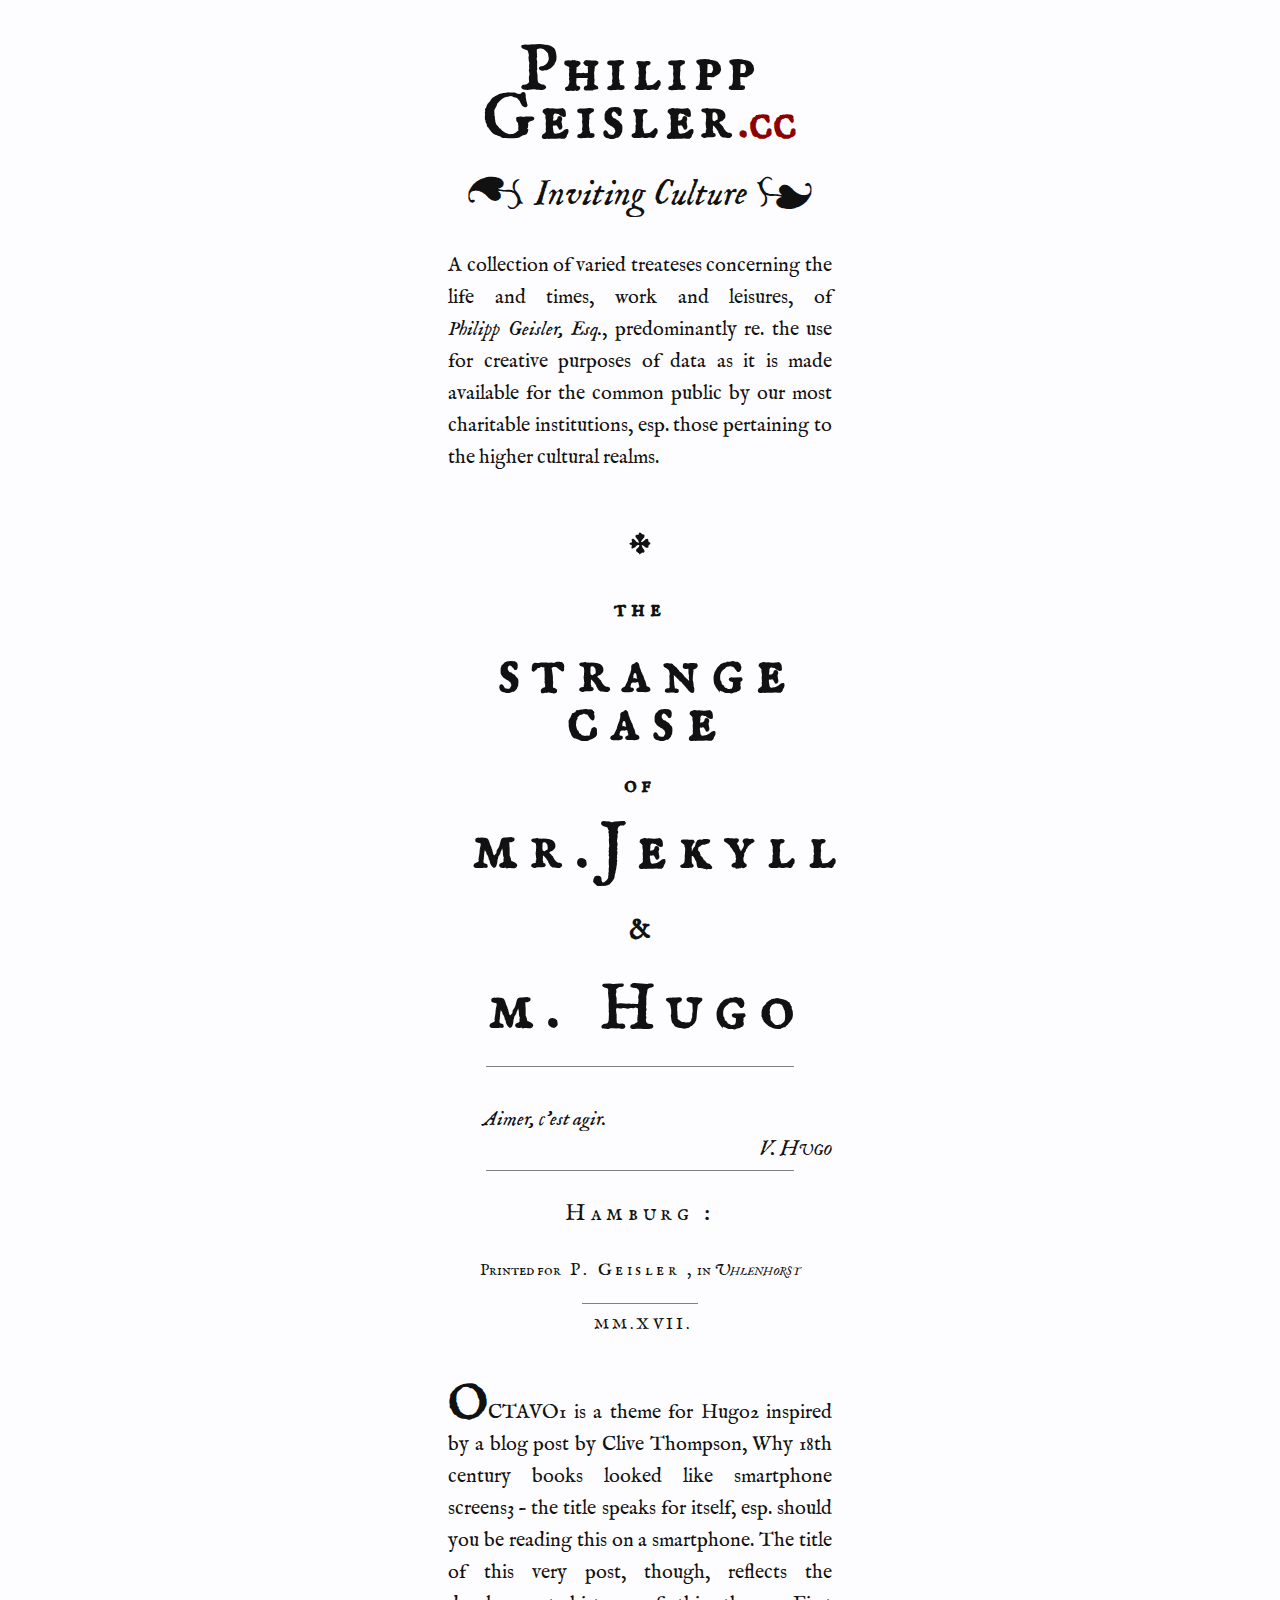
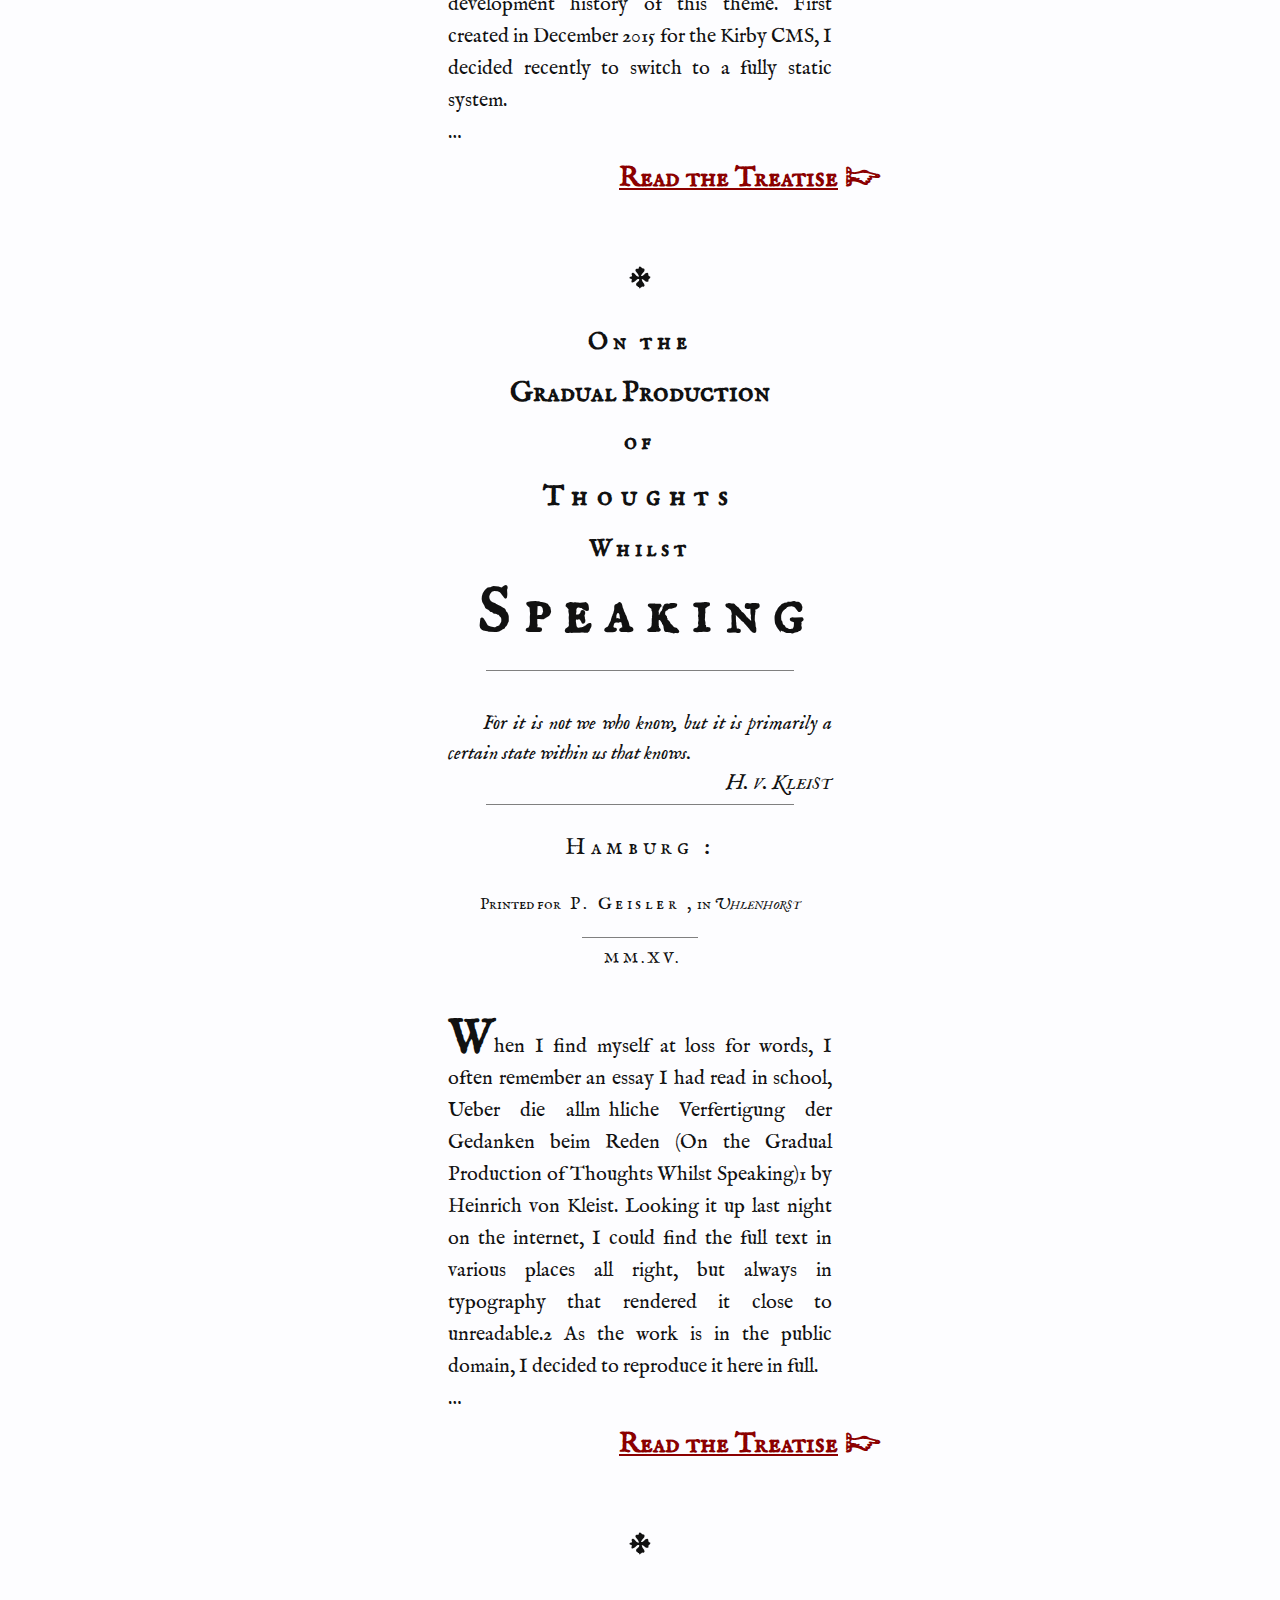
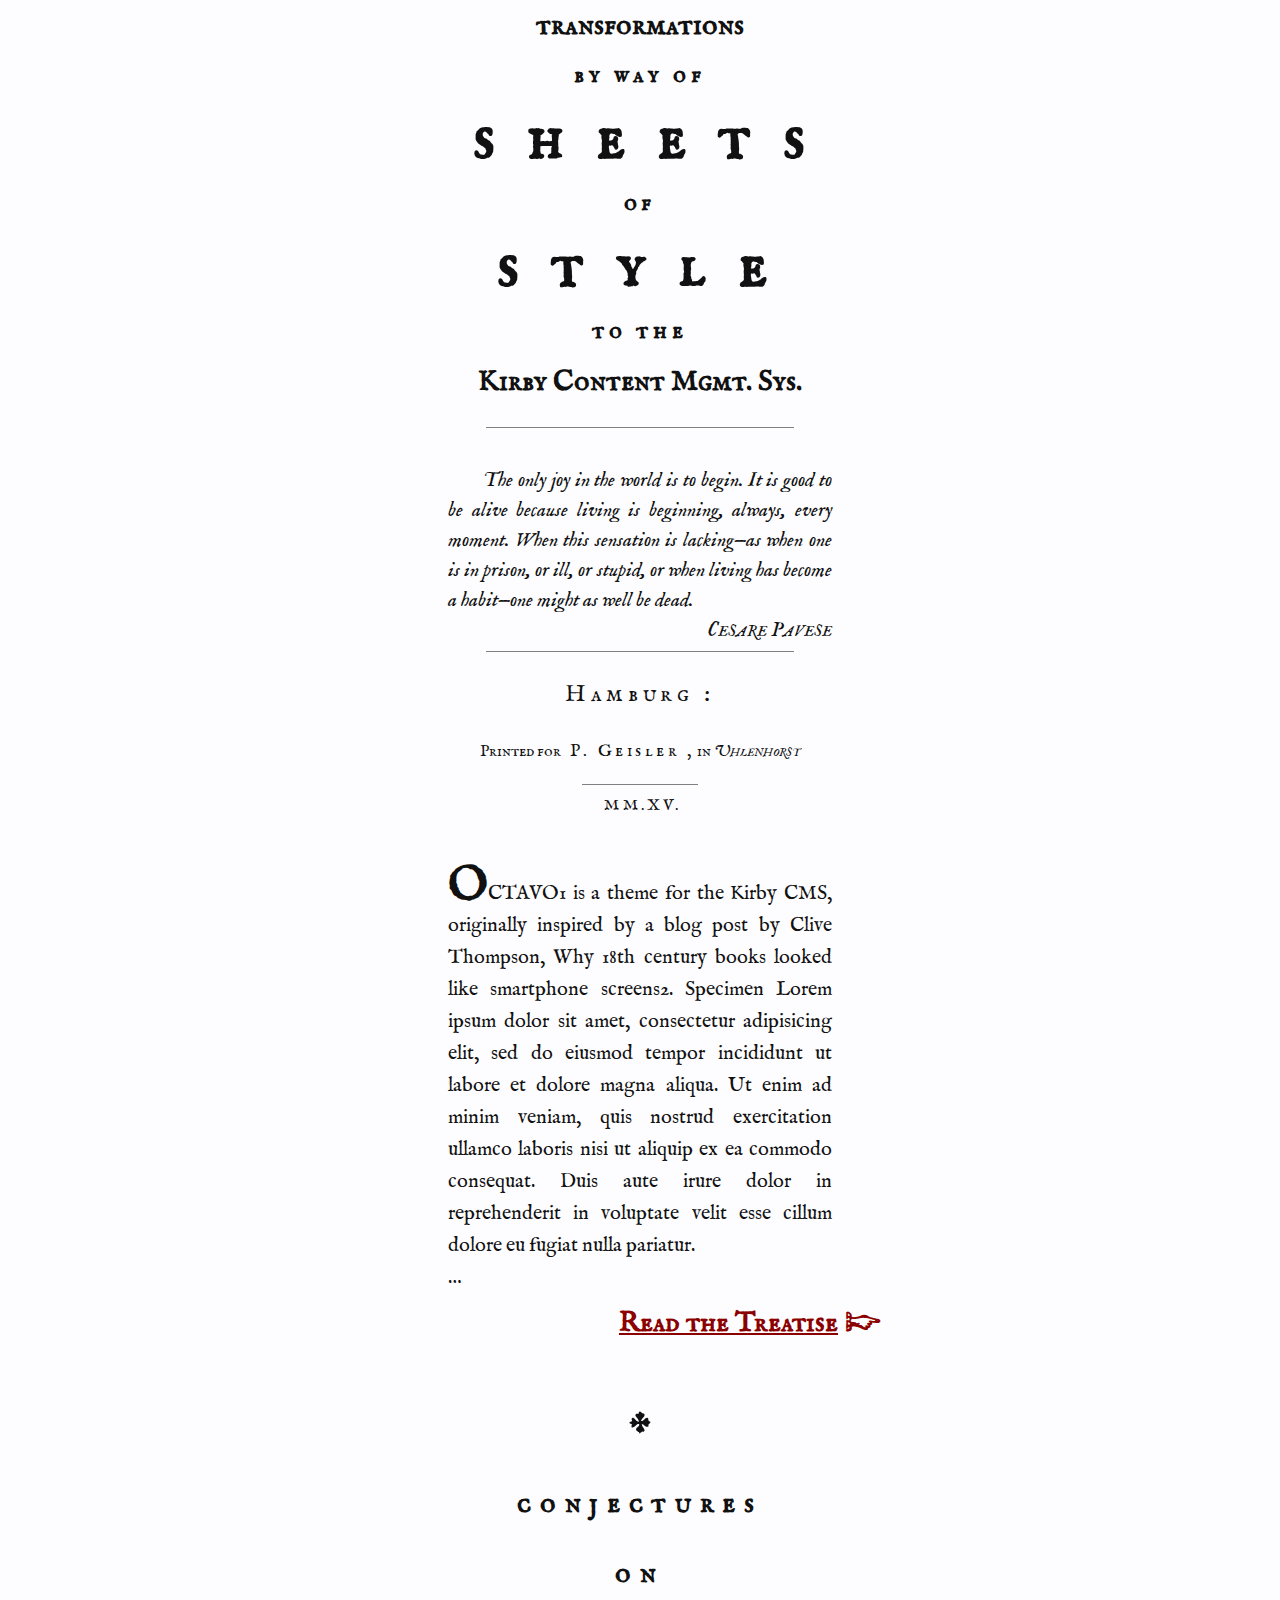
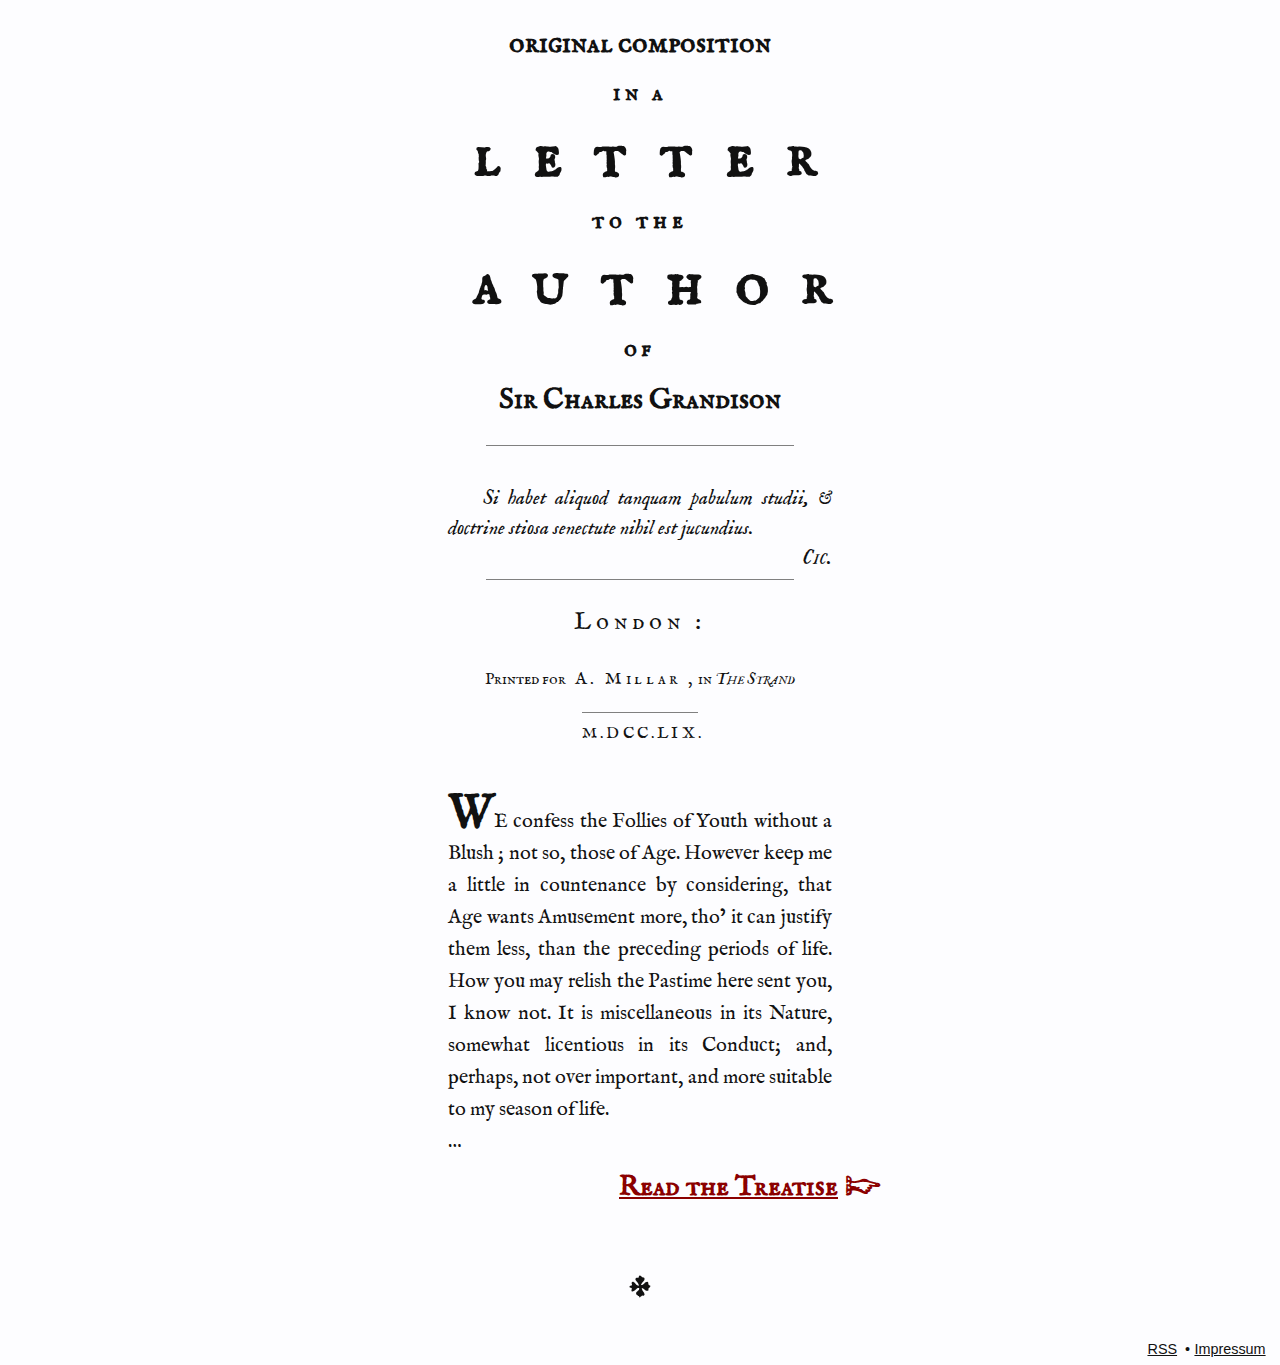
<file: index.html>
<!DOCTYPE html>
<html lang="en" />
<head>
	<meta name="generator" content="Hugo 0.18.1" />
  <title>
    
      PhilippGeisler.cc
    
  </title>

  <meta charset="utf-8" />
  <meta name="description" content="site.description <!-- FIXME -->" />
  <meta name="robots" content="index, follow" />
  <meta name="viewport" content="user-scalable=no, initial-scale=1.0, maximum-scale=1.0, width=device-width">

  
  
  

  <link rel="stylesheet" media="screen" href="/css/octavo.css" type="text/css"/>

  

  <link rel="alternate" type="application/rss+xml" href="http://philippgeisler.cc//feed.xml" title="Blog Feed"/>
</head>


<body>

  <main>
    <header class="site__header">
      <h1 class="site__title site__title--cc">Philipp<br>
        Geisler</h1>
      <p class="site__subtitle">Inviting Culture</p>
    </header>
    <article class="banner">
      
      <p>A collection of varied treateses concerning the life and times, work and leisures, of <em>Philipp&nbsp;Geisler,&nbsp;Esq.</em>, predominantly re. the use for creative purposes of data as it is made available for the common public by our most charitable institutions, esp. those pertaining to the higher cultural realms.</p>
      <div class="divider divider--flowery">c</div>
    </article>

    
    <article class="bloglist">
      <header>
  <h2 class="post-title octavo-title">
    <a href="http://philippgeisler.cc/post/octavo-for-hugo/">
      
      
      
      
      <div class="s">the</div>
      
      
      
      
      <div class="l n">strange
case</div>
      
      
      
      
      <div class="s">of</div>
      
      
      
      
      <div class="l n">mr.Jekyll</div>
      
      
      
      
      <div class="">&amp;</div>
      
      
      
      
      <div class="l n">m. Hugo</div>
      
    </a>
  </h2>
  <hr>

  <section class="subtitle">
    <blockquote>
      <p>
        Aimer, c&#39;est agir.
      </p>
      <cite>V. Hugo</cite>
    </blockquote>
  </section>
  <hr>

  
  <aside class="post-meta">
    <div class="post-meta post-meta__place">
      Hamburg
    </div>
    <div class="post-meta post-meta__printed">Printed for &nbsp;
      <div class="post-meta post-meta__author">
        P. Geisler
      </div>,&nbsp; in <em>Uhlenhorst</em></div>
    <hr>
    <div class="post-meta post-meta__year-published tooltip">
      &nbsp;MM.XVII.
      <div class="tooltip tooltiptext tooltip--top">
        March&nbsp;
        31st,&nbsp;
        2017&nbsp;
        (a&nbsp;Friday)
      </div>
    </div>
  </aside>
  
</header>

      <section class="post-excerpt">
        <p>
          OCTAVO1 is a theme for Hugo2 inspired by a blog post by Clive Thompson, Why 18th century books looked like smartphone screens3 – the title speaks for itself, esp. should you be reading this on a smartphone.
The title of this very post, though, reflects the development history of this theme. First created in December 2015 for the Kirby CMS, I decided recently to switch to a fully static system.<br />…
        </p>
        <p>
          <a href="http://philippgeisler.cc//post/octavo-for-hugo/">Read the Treatise</a>
        </p>
      </section>
    </article>
    <div class="divider divider--flowery">c</div>
    
    <article class="bloglist">
      <header>
  <h2 class="post-title octavo-title">
    <a href="http://philippgeisler.cc/post/gradual-production-of-thoughts/">
      
      
      
      
      <div class="s">On the</div>
      
      
      
      
      <div class="">Gradual Production</div>
      
      
      
      
      <div class="s">of</div>
      
      
      
      
      <div class="s w">Thoughts</div>
      
      
      
      
      <div class="s">Whilst</div>
      
      
      
      
      <div class="l n">Speaking</div>
      
    </a>
  </h2>
  <hr>

  <section class="subtitle">
    <blockquote>
      <p>
        For it is not we who know, but it is primarily a certain state within us that knows.
      </p>
      <cite>H. v. Kleist</cite>
    </blockquote>
  </section>
  <hr>

  
  <aside class="post-meta">
    <div class="post-meta post-meta__place">
      Hamburg
    </div>
    <div class="post-meta post-meta__printed">Printed for &nbsp;
      <div class="post-meta post-meta__author">
        P. Geisler
      </div>,&nbsp; in <em>Uhlenhorst</em></div>
    <hr>
    <div class="post-meta post-meta__year-published tooltip">
      &nbsp;MM.XV.
      <div class="tooltip tooltiptext tooltip--top">
        December&nbsp;
        16th,&nbsp;
        2015&nbsp;
        (a&nbsp;Wednesday)
      </div>
    </div>
  </aside>
  
</header>

      <section class="post-excerpt">
        <p>
          When I find myself at loss for words, I often remember an essay I had read in school, Ueber die allmähliche Verfertigung der Gedanken beim Reden (On the Gradual Production of Thoughts Whilst Speaking)1 by Heinrich von Kleist.
Looking it up last night on the internet, I could find the full text in various places all right, but always in typography that rendered it close to unreadable.2
As the work is in the public domain, I decided to reproduce it here in full.<br />…
        </p>
        <p>
          <a href="http://philippgeisler.cc//post/gradual-production-of-thoughts/">Read the Treatise</a>
        </p>
      </section>
    </article>
    <div class="divider divider--flowery">c</div>
    
    <article class="bloglist">
      <header>
  <h2 class="post-title octavo-title">
    <a href="http://philippgeisler.cc/post/octavo-theme/">
      
      
      
      
      <div class="">transformations</div>
      
      
      
      
      <div class="small">by way of</div>
      
      
      
      
      <div class="large">sheets</div>
      
      
      
      
      <div class="small">of</div>
      
      
      
      
      <div class="large">style</div>
      
      
      
      
      <div class="small">to the</div>
      
      
      
      
      <div class="">Kirby Content Mgmt. Sys.</div>
      
    </a>
  </h2>
  <hr>

  <section class="subtitle">
    <blockquote>
      <p>
        The only joy in the world is to begin. It is good to be alive because living is beginning, always, every moment. When this sensation is lacking—as when one is in prison, or ill, or stupid, or when living has become a habit—one might as well be dead.
      </p>
      <cite>Cesare Pavese</cite>
    </blockquote>
  </section>
  <hr>

  
  <aside class="post-meta">
    <div class="post-meta post-meta__place">
      Hamburg
    </div>
    <div class="post-meta post-meta__printed">Printed for &nbsp;
      <div class="post-meta post-meta__author">
        P. Geisler
      </div>,&nbsp; in <em>Uhlenhorst</em></div>
    <hr>
    <div class="post-meta post-meta__year-published tooltip">
      &nbsp;MM.XV.
      <div class="tooltip tooltiptext tooltip--top">
        December&nbsp;
        13th,&nbsp;
        2015&nbsp;
        (a&nbsp;Sunday)
      </div>
    </div>
  </aside>
  
</header>

      <section class="post-excerpt">
        <p>
          OCTAVO1 is a theme for the Kirby CMS, originally inspired by a blog post by Clive Thompson, Why 18th century books looked like smartphone screens2.
Specimen Lorem ipsum dolor sit amet, consectetur adipisicing elit, sed do eiusmod tempor incididunt ut labore et dolore magna aliqua. Ut enim ad minim veniam, quis nostrud exercitation ullamco laboris nisi ut aliquip ex ea commodo consequat. Duis aute irure dolor in reprehenderit in voluptate velit esse cillum dolore eu fugiat nulla pariatur.<br />…
        </p>
        <p>
          <a href="http://philippgeisler.cc//post/octavo-theme/">Read the Treatise</a>
        </p>
      </section>
    </article>
    <div class="divider divider--flowery">c</div>
    
    <article class="bloglist">
      <header>
  <h2 class="post-title octavo-title">
    <a href="http://philippgeisler.cc/post/1759-12-12-octavo/">
      
      
      
      
      <div class="small wide">conjectures</div>
      
      
      
      
      <div class="small wide">on</div>
      
      
      
      
      <div class="">original composition</div>
      
      
      
      
      <div class="small">in a</div>
      
      
      
      
      <div class="large">letter</div>
      
      
      
      
      <div class="small">to the</div>
      
      
      
      
      <div class="large">author</div>
      
      
      
      
      <div class="small">of</div>
      
      
      
      
      <div class="">Sir Charles Grandison</div>
      
    </a>
  </h2>
  <hr>

  <section class="subtitle">
    <blockquote>
      <p>
        Si habet aliquod tanquam pabulum studii, &amp; doctrine stiosa senectute nihil est jucundius.
      </p>
      <cite>Cic.</cite>
    </blockquote>
  </section>
  <hr>

  
  <aside class="post-meta">
    <div class="post-meta post-meta__place">
      London
    </div>
    <div class="post-meta post-meta__printed">Printed for &nbsp;
      <div class="post-meta post-meta__author">
        A. Millar
      </div>,&nbsp; in <em>The Strand</em></div>
    <hr>
    <div class="post-meta post-meta__year-published tooltip">
      &nbsp;M.DCC.LIX.
      <div class="tooltip tooltiptext tooltip--top">
        December&nbsp;
        12th,&nbsp;
        1795&nbsp;
        (a&nbsp;Saturday)
      </div>
    </div>
  </aside>
  
</header>

      <section class="post-excerpt">
        <p>
          WE confess the Follies of Youth without a Blush ; not so, those of Age. However keep me a little in countenance by considering, that Age wants Amusement more, tho’ it can justify them less, than the preceding periods of life. How you may relish the Pastime here sent you, I know not. It is miscellaneous in its Nature, somewhat licentious in its Conduct; and, perhaps, not over important, and more suitable to my season of life.<br />…
        </p>
        <p>
          <a href="http://philippgeisler.cc//post/1759-12-12-octavo/">Read the Treatise</a>
        </p>
      </section>
    </article>
    <div class="divider divider--flowery">c</div>
    
  </main>

  <nav class="nav__pagination">
    <div class="nav__previous">
      
    </div>
    <div class="nav__next">
      
    </div>
  </nav>
<footer>
  <div class="footer__item">
    <a href="http://philippgeisler.cc//index.xml">RSS</a>&nbsp;&nbsp;•
  </div>
  <div class="footer__item">
    <a href="http://philippgeisler.cc//impressum.html">Impressum</a>
  </div>
  
</footer>

</body>
</file>
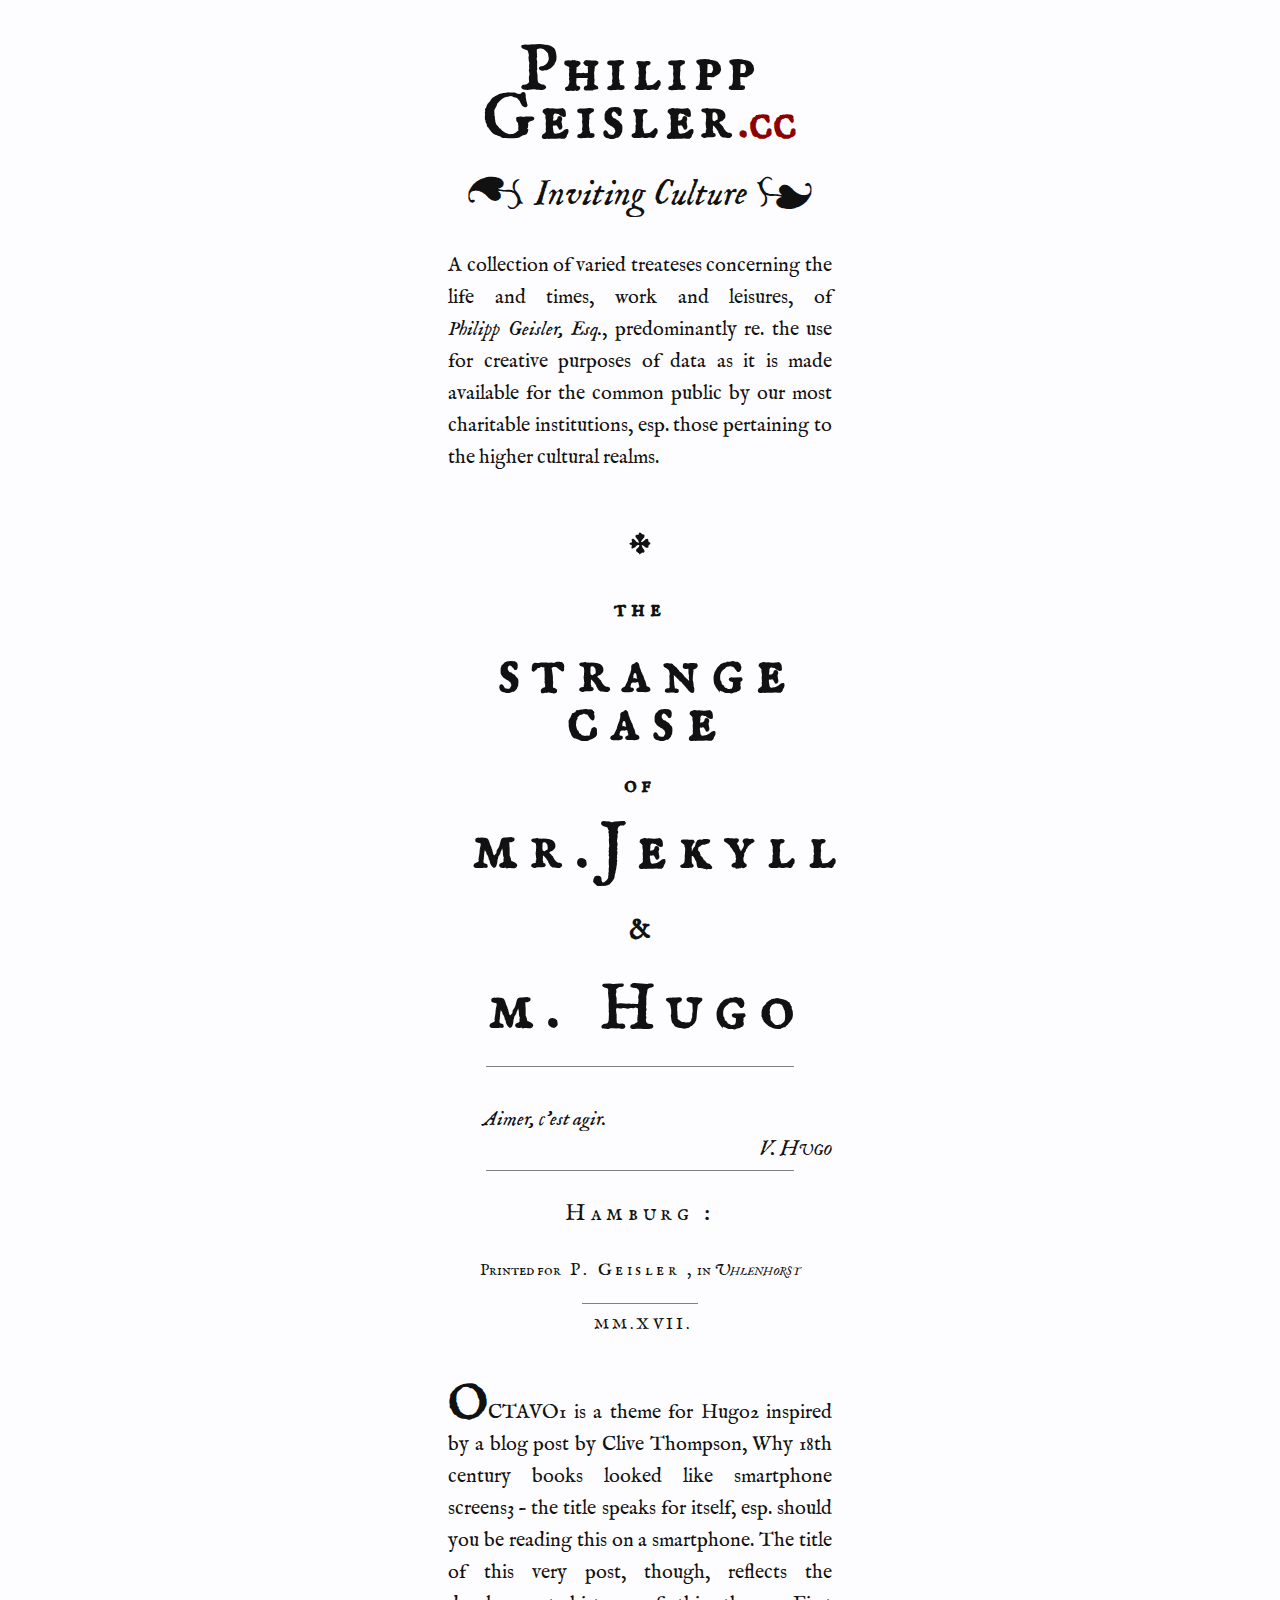
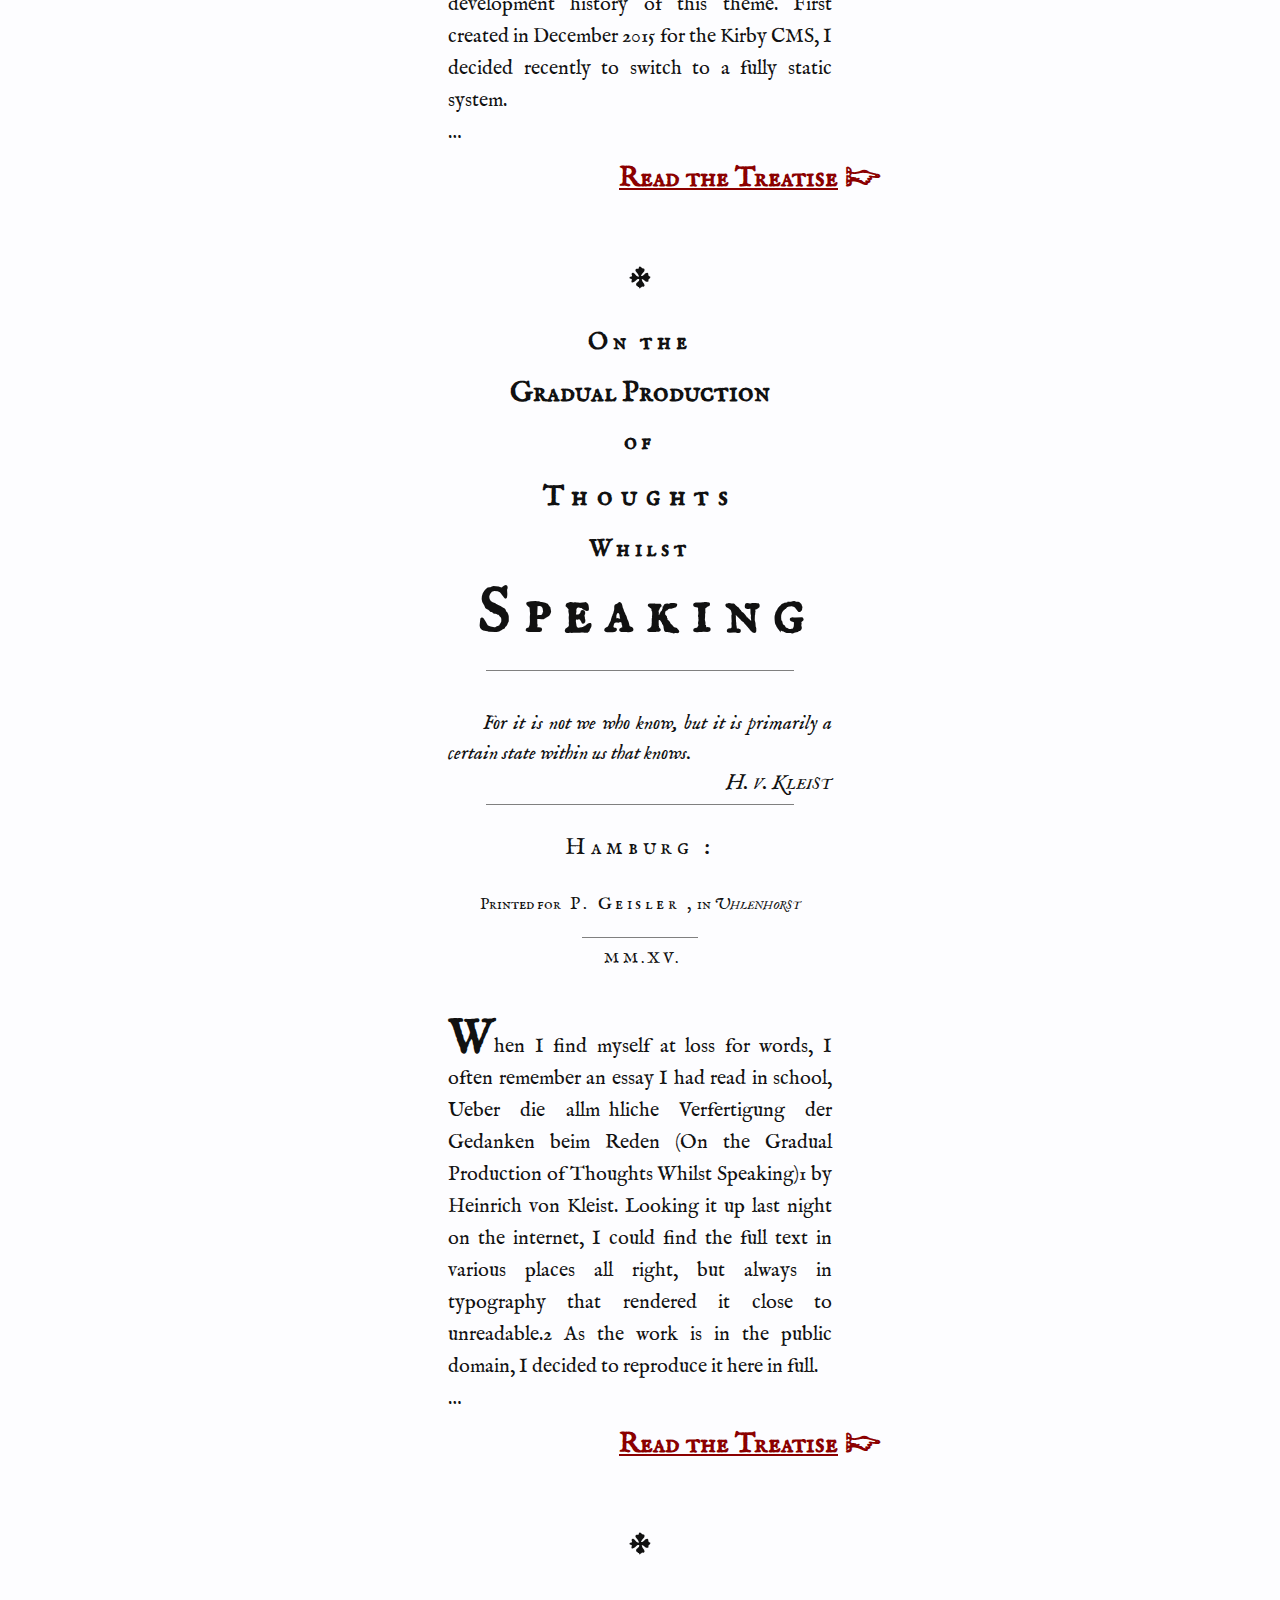
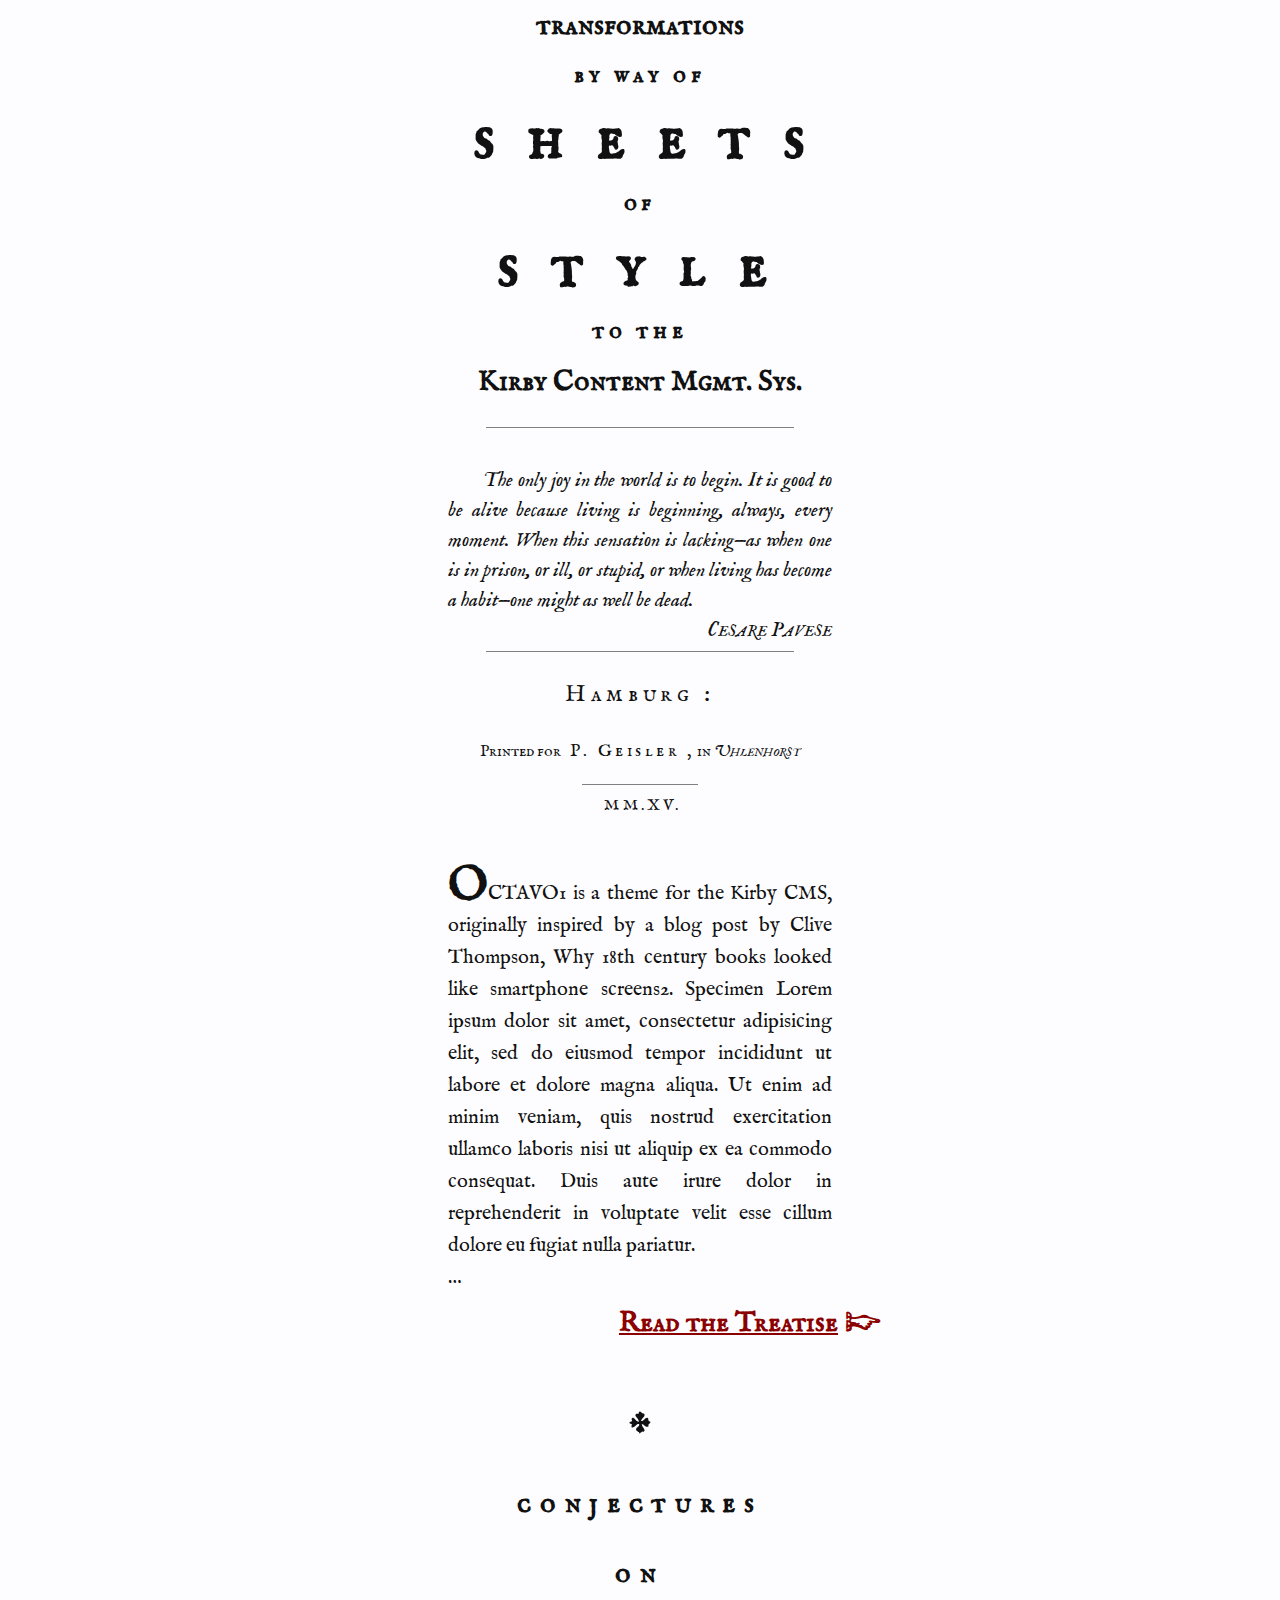
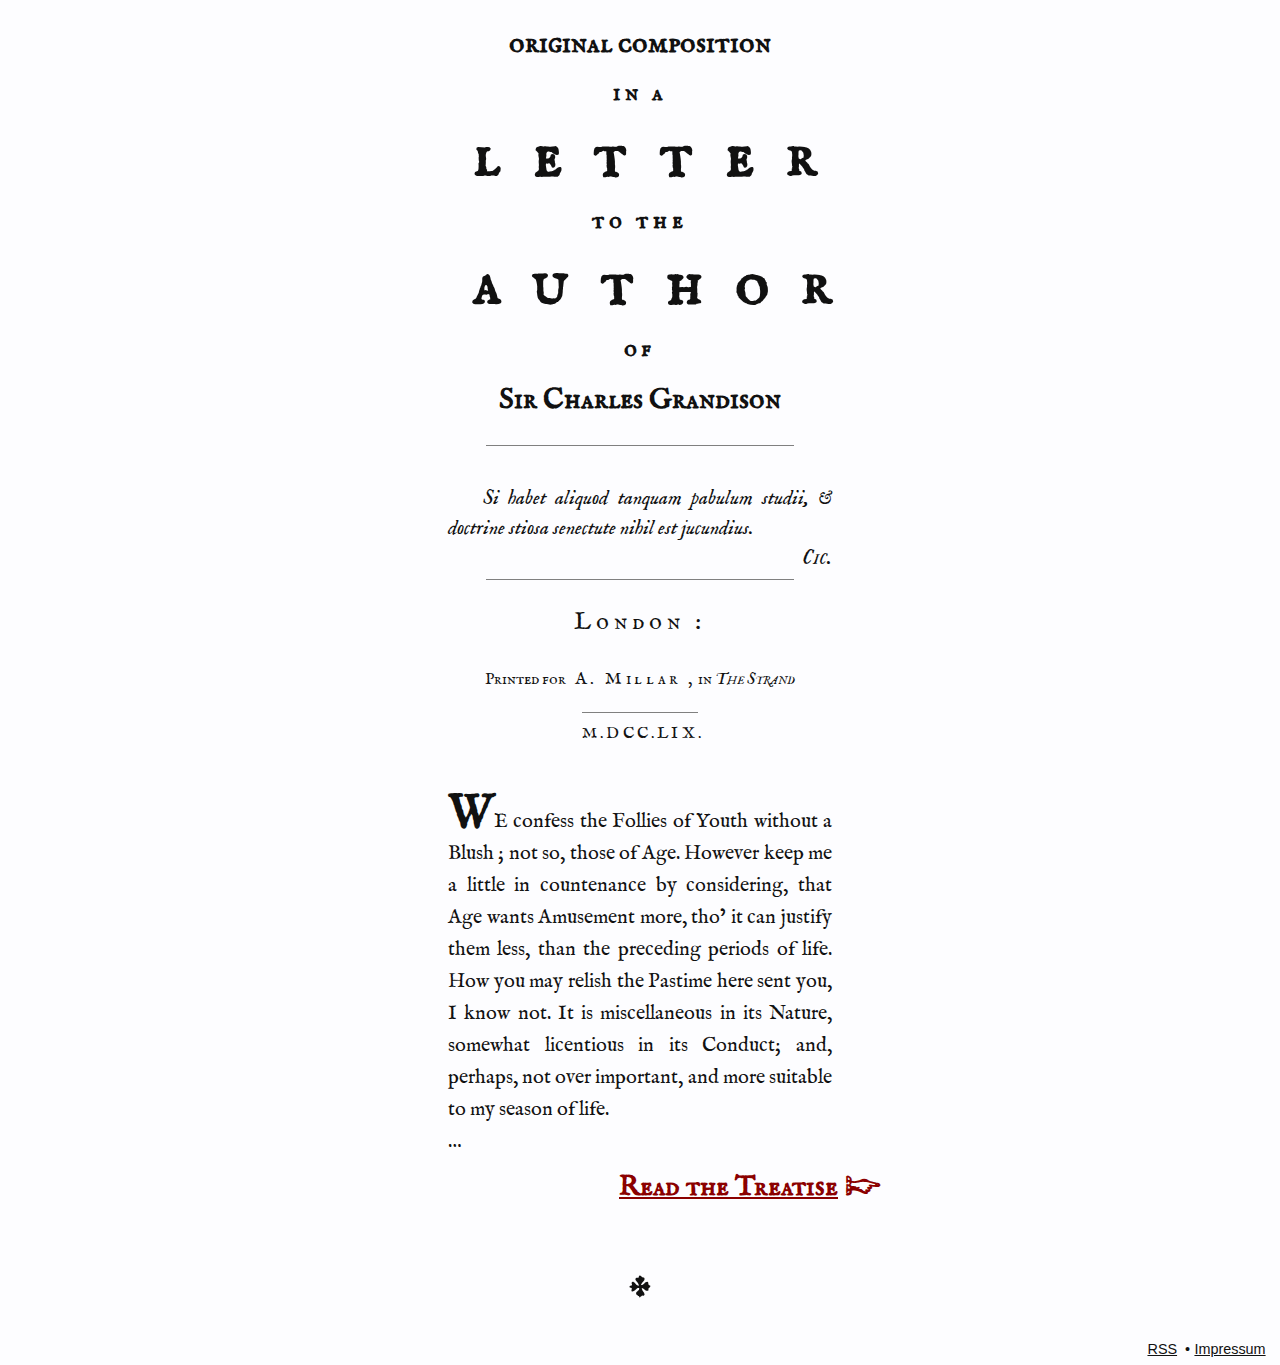
<file: post/index.html>
<!DOCTYPE html>
<html lang="en" />
<head>
  <title>
    
      Posts
    
  </title>

  <meta charset="utf-8" />
  <meta name="description" content="site.description <!-- FIXME -->" />
  <meta name="robots" content="index, follow" />
  <meta name="viewport" content="user-scalable=no, initial-scale=1.0, maximum-scale=1.0, width=device-width">

  
  
  

  <link rel="stylesheet" media="screen" href="/css/octavo.css" type="text/css"/>

  

  <link rel="alternate" type="application/rss+xml" href="http://philippgeisler.cc//feed.xml" title="Blog Feed"/>
</head>


<body>

  <main>
    <header class="site__header">
      <h1 class="site__title site__title--cc">Philipp<br>
        Geisler</h1>
      <p class="site__subtitle">Inviting Culture</p>
    </header>
    <article class="banner">
      
      <p>A collection of varied treateses concerning the life and times, work and leisures, of <em>Philipp&nbsp;Geisler,&nbsp;Esq.</em>, predominantly re. the use for creative purposes of data as it is made available for the common public by our most charitable institutions, esp. those pertaining to the higher cultural realms.</p>
      <div class="divider divider--flowery">c</div>
    </article>

    
    <article class="bloglist">
      <header>
  <h2 class="post-title octavo-title">
    <a href="http://philippgeisler.cc/post/octavo-for-hugo/">
      
      
      
      
      <div class="s">the</div>
      
      
      
      
      <div class="l n">strange
case</div>
      
      
      
      
      <div class="s">of</div>
      
      
      
      
      <div class="l n">mr.Jekyll</div>
      
      
      
      
      <div class="">&amp;</div>
      
      
      
      
      <div class="l n">m. Hugo</div>
      
    </a>
  </h2>
  <hr>

  <section class="subtitle">
    <blockquote>
      <p>
        Aimer, c&#39;est agir.
      </p>
      <cite>V. Hugo</cite>
    </blockquote>
  </section>
  <hr>

  
  <aside class="post-meta">
    <div class="post-meta post-meta__place">
      Hamburg
    </div>
    <div class="post-meta post-meta__printed">Printed for &nbsp;
      <div class="post-meta post-meta__author">
        P. Geisler
      </div>,&nbsp; in <em>Uhlenhorst</em></div>
    <hr>
    <div class="post-meta post-meta__year-published tooltip">
      &nbsp;MM.XVII.
      <div class="tooltip tooltiptext tooltip--top">
        March&nbsp;
        31st,&nbsp;
        2017&nbsp;
        (a&nbsp;Friday)
      </div>
    </div>
  </aside>
  
</header>

      <section class="post-excerpt">
        <p>
          OCTAVO1 is a theme for Hugo2 inspired by a blog post by Clive Thompson, Why 18th century books looked like smartphone screens3 – the title speaks for itself, esp. should you be reading this on a smartphone.
The title of this very post, though, reflects the development history of this theme. First created in December 2015 for the Kirby CMS, I decided recently to switch to a fully static system.<br />…
        </p>
        <p>
          <a href="http://philippgeisler.cc//post/octavo-for-hugo/">Read the Treatise</a>
        </p>
      </section>
    </article>
    <div class="divider divider--flowery">c</div>
    
    <article class="bloglist">
      <header>
  <h2 class="post-title octavo-title">
    <a href="http://philippgeisler.cc/post/gradual-production-of-thoughts/">
      
      
      
      
      <div class="s">On the</div>
      
      
      
      
      <div class="">Gradual Production</div>
      
      
      
      
      <div class="s">of</div>
      
      
      
      
      <div class="s w">Thoughts</div>
      
      
      
      
      <div class="s">Whilst</div>
      
      
      
      
      <div class="l n">Speaking</div>
      
    </a>
  </h2>
  <hr>

  <section class="subtitle">
    <blockquote>
      <p>
        For it is not we who know, but it is primarily a certain state within us that knows.
      </p>
      <cite>H. v. Kleist</cite>
    </blockquote>
  </section>
  <hr>

  
  <aside class="post-meta">
    <div class="post-meta post-meta__place">
      Hamburg
    </div>
    <div class="post-meta post-meta__printed">Printed for &nbsp;
      <div class="post-meta post-meta__author">
        P. Geisler
      </div>,&nbsp; in <em>Uhlenhorst</em></div>
    <hr>
    <div class="post-meta post-meta__year-published tooltip">
      &nbsp;MM.XV.
      <div class="tooltip tooltiptext tooltip--top">
        December&nbsp;
        16th,&nbsp;
        2015&nbsp;
        (a&nbsp;Wednesday)
      </div>
    </div>
  </aside>
  
</header>

      <section class="post-excerpt">
        <p>
          When I find myself at loss for words, I often remember an essay I had read in school, Ueber die allmähliche Verfertigung der Gedanken beim Reden (On the Gradual Production of Thoughts Whilst Speaking)1 by Heinrich von Kleist.
Looking it up last night on the internet, I could find the full text in various places all right, but always in typography that rendered it close to unreadable.2
As the work is in the public domain, I decided to reproduce it here in full.<br />…
        </p>
        <p>
          <a href="http://philippgeisler.cc//post/gradual-production-of-thoughts/">Read the Treatise</a>
        </p>
      </section>
    </article>
    <div class="divider divider--flowery">c</div>
    
    <article class="bloglist">
      <header>
  <h2 class="post-title octavo-title">
    <a href="http://philippgeisler.cc/post/octavo-theme/">
      
      
      
      
      <div class="">transformations</div>
      
      
      
      
      <div class="small">by way of</div>
      
      
      
      
      <div class="large">sheets</div>
      
      
      
      
      <div class="small">of</div>
      
      
      
      
      <div class="large">style</div>
      
      
      
      
      <div class="small">to the</div>
      
      
      
      
      <div class="">Kirby Content Mgmt. Sys.</div>
      
    </a>
  </h2>
  <hr>

  <section class="subtitle">
    <blockquote>
      <p>
        The only joy in the world is to begin. It is good to be alive because living is beginning, always, every moment. When this sensation is lacking—as when one is in prison, or ill, or stupid, or when living has become a habit—one might as well be dead.
      </p>
      <cite>Cesare Pavese</cite>
    </blockquote>
  </section>
  <hr>

  
  <aside class="post-meta">
    <div class="post-meta post-meta__place">
      Hamburg
    </div>
    <div class="post-meta post-meta__printed">Printed for &nbsp;
      <div class="post-meta post-meta__author">
        P. Geisler
      </div>,&nbsp; in <em>Uhlenhorst</em></div>
    <hr>
    <div class="post-meta post-meta__year-published tooltip">
      &nbsp;MM.XV.
      <div class="tooltip tooltiptext tooltip--top">
        December&nbsp;
        13th,&nbsp;
        2015&nbsp;
        (a&nbsp;Sunday)
      </div>
    </div>
  </aside>
  
</header>

      <section class="post-excerpt">
        <p>
          OCTAVO1 is a theme for the Kirby CMS, originally inspired by a blog post by Clive Thompson, Why 18th century books looked like smartphone screens2.
Specimen Lorem ipsum dolor sit amet, consectetur adipisicing elit, sed do eiusmod tempor incididunt ut labore et dolore magna aliqua. Ut enim ad minim veniam, quis nostrud exercitation ullamco laboris nisi ut aliquip ex ea commodo consequat. Duis aute irure dolor in reprehenderit in voluptate velit esse cillum dolore eu fugiat nulla pariatur.<br />…
        </p>
        <p>
          <a href="http://philippgeisler.cc//post/octavo-theme/">Read the Treatise</a>
        </p>
      </section>
    </article>
    <div class="divider divider--flowery">c</div>
    
    <article class="bloglist">
      <header>
  <h2 class="post-title octavo-title">
    <a href="http://philippgeisler.cc/post/1759-12-12-octavo/">
      
      
      
      
      <div class="small wide">conjectures</div>
      
      
      
      
      <div class="small wide">on</div>
      
      
      
      
      <div class="">original composition</div>
      
      
      
      
      <div class="small">in a</div>
      
      
      
      
      <div class="large">letter</div>
      
      
      
      
      <div class="small">to the</div>
      
      
      
      
      <div class="large">author</div>
      
      
      
      
      <div class="small">of</div>
      
      
      
      
      <div class="">Sir Charles Grandison</div>
      
    </a>
  </h2>
  <hr>

  <section class="subtitle">
    <blockquote>
      <p>
        Si habet aliquod tanquam pabulum studii, &amp; doctrine stiosa senectute nihil est jucundius.
      </p>
      <cite>Cic.</cite>
    </blockquote>
  </section>
  <hr>

  
  <aside class="post-meta">
    <div class="post-meta post-meta__place">
      London
    </div>
    <div class="post-meta post-meta__printed">Printed for &nbsp;
      <div class="post-meta post-meta__author">
        A. Millar
      </div>,&nbsp; in <em>The Strand</em></div>
    <hr>
    <div class="post-meta post-meta__year-published tooltip">
      &nbsp;M.DCC.LIX.
      <div class="tooltip tooltiptext tooltip--top">
        December&nbsp;
        12th,&nbsp;
        1795&nbsp;
        (a&nbsp;Saturday)
      </div>
    </div>
  </aside>
  
</header>

      <section class="post-excerpt">
        <p>
          WE confess the Follies of Youth without a Blush ; not so, those of Age. However keep me a little in countenance by considering, that Age wants Amusement more, tho’ it can justify them less, than the preceding periods of life. How you may relish the Pastime here sent you, I know not. It is miscellaneous in its Nature, somewhat licentious in its Conduct; and, perhaps, not over important, and more suitable to my season of life.<br />…
        </p>
        <p>
          <a href="http://philippgeisler.cc//post/1759-12-12-octavo/">Read the Treatise</a>
        </p>
      </section>
    </article>
    <div class="divider divider--flowery">c</div>
    
  </main>

  <nav class="nav__pagination">
    <div class="nav__previous">
      
    </div>
    <div class="nav__next">
      
    </div>
  </nav>
<footer>
  <div class="footer__item">
    <a href="http://philippgeisler.cc//index.xml">RSS</a>&nbsp;&nbsp;•
  </div>
  <div class="footer__item">
    <a href="http://philippgeisler.cc//impressum.html">Impressum</a>
  </div>
  
</footer>

</body>
</file>
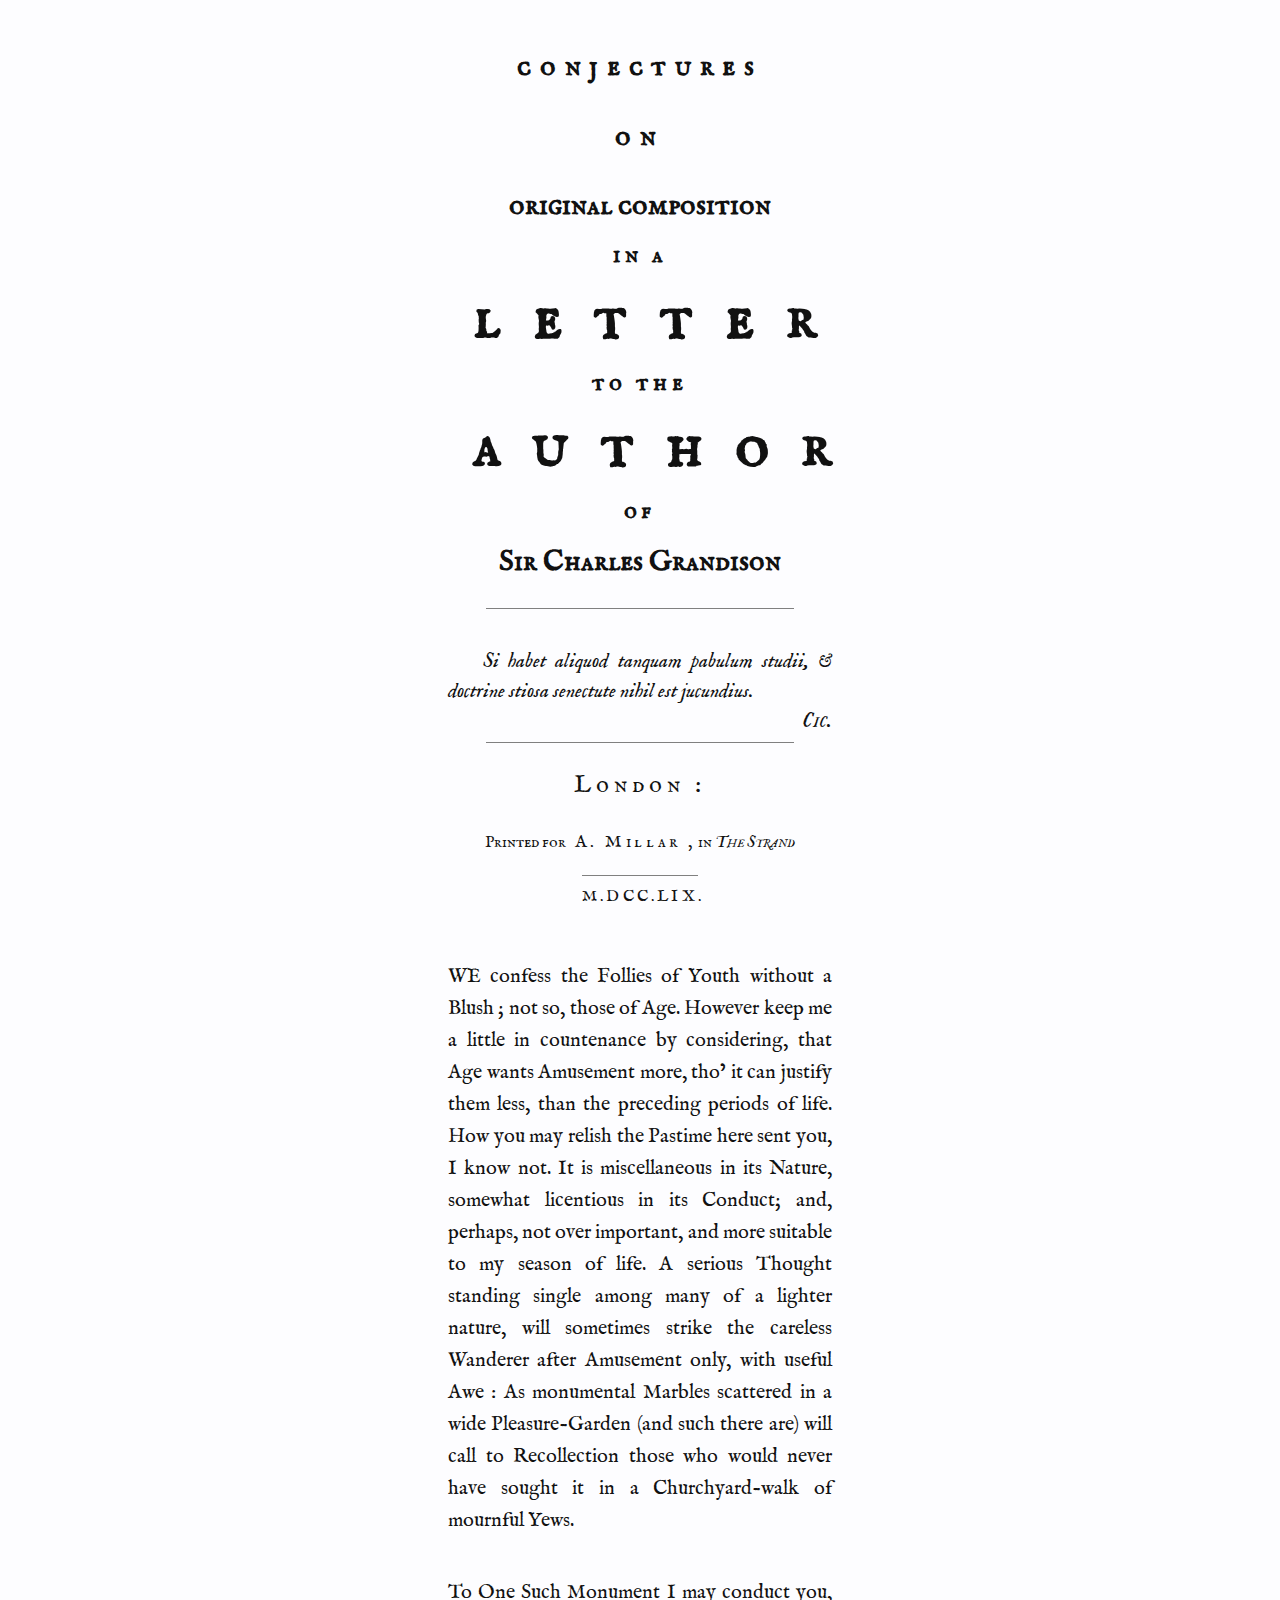
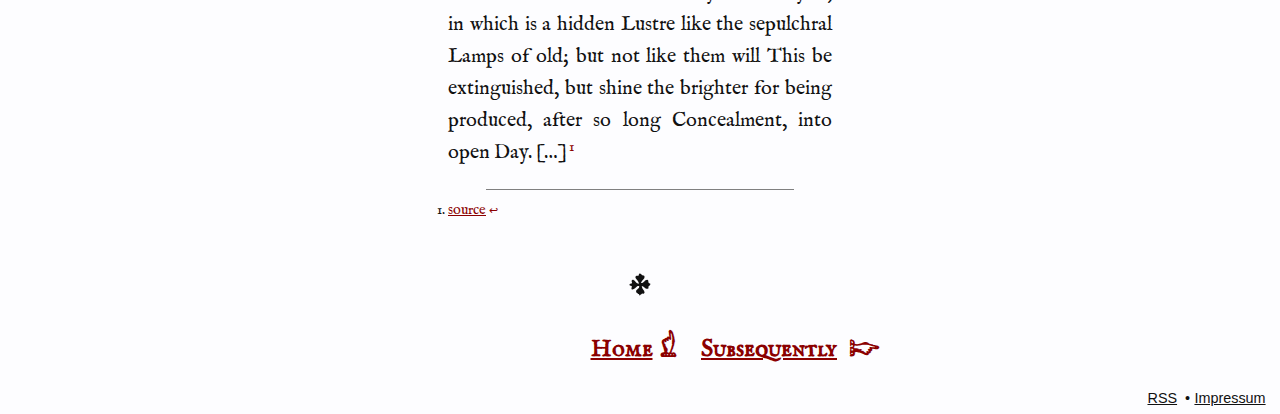
<file: post/1759-12-12-octavo/index.html>
<!DOCTYPE html>
<html lang="en" />
<head>
  <title>
    
      PhilippGeisler.cc
    
  </title>

  <meta charset="utf-8" />
  <meta name="description" content="site.description <!-- FIXME -->" />
  <meta name="robots" content="index, follow" />
  <meta name="viewport" content="user-scalable=no, initial-scale=1.0, maximum-scale=1.0, width=device-width">

  
  
  

  <link rel="stylesheet" media="screen" href="/css/octavo.css" type="text/css"/>

  

  <link rel="alternate" type="application/rss+xml" href="http://philippgeisler.cc//feed.xml" title="Blog Feed"/>
</head>


<body>
  <main>
    <article>
      <header>
  <h2 class="post-title octavo-title">
    <a href="http://philippgeisler.cc/post/1759-12-12-octavo/">
      
      
      
      
      <div class="small wide">conjectures</div>
      
      
      
      
      <div class="small wide">on</div>
      
      
      
      
      <div class="">original composition</div>
      
      
      
      
      <div class="small">in a</div>
      
      
      
      
      <div class="large">letter</div>
      
      
      
      
      <div class="small">to the</div>
      
      
      
      
      <div class="large">author</div>
      
      
      
      
      <div class="small">of</div>
      
      
      
      
      <div class="">Sir Charles Grandison</div>
      
    </a>
  </h2>
  <hr>

  <section class="subtitle">
    <blockquote>
      <p>
        Si habet aliquod tanquam pabulum studii, &amp; doctrine stiosa senectute nihil est jucundius.
      </p>
      <cite>Cic.</cite>
    </blockquote>
  </section>
  <hr>

  
  <aside class="post-meta">
    <div class="post-meta post-meta__place">
      London
    </div>
    <div class="post-meta post-meta__printed">Printed for &nbsp;
      <div class="post-meta post-meta__author">
        A. Millar
      </div>,&nbsp; in <em>The Strand</em></div>
    <hr>
    <div class="post-meta post-meta__year-published tooltip">
      &nbsp;M.DCC.LIX.
      <div class="tooltip tooltiptext tooltip--top">
        December&nbsp;
        12th,&nbsp;
        1795&nbsp;
        (a&nbsp;Saturday)
      </div>
    </div>
  </aside>
  
</header>

      <section class="post-text">
        <p>WE confess the Follies of Youth without a Blush ; not so, those of Age. However keep me a little in countenance by considering, that Age wants Amusement more, tho’ it can justify them less, than the preceding periods of life. How you may relish the Pastime here sent you, I know not. It is miscellaneous in its Nature, somewhat licentious in its Conduct; and, perhaps, not over important, and more suitable to my season of life. A serious Thought standing single among many of a lighter nature, will sometimes strike the careless Wanderer after Amusement only, with useful Awe : As monumental Marbles scattered in a wide Pleasure-Garden (and such there are) will call to Recollection those who would never have sought it in a Churchyard-walk of mournful Yews.</p>

<p>To One Such Monument I may conduct you, in which is a hidden Lustre like the sepulchral Lamps of old; but not like them will This be extinguished, but shine the brighter for being produced, after so long Concealment, into open Day. […]<sup class="footnote-ref" id="fnref:1"><a rel="footnote" href="#fn:1">1</a></sup></p>
<div class="footnotes">

<hr />

<ol>
<li id="fn:1"><a href="https://books.google.de/books?id=h1IJAAAAQAAJ&amp;printsec=frontcover&amp;redir_esc=y#v=onepage&amp;q&amp;f=false">source</a>
 <a class="footnote-return" href="#fnref:1">↩</a></li>
</ol>
</div>

      </section>
    </article>
  </main>
  <div class="divider divider--flowery">c</div>
  <nav class="nav__posts">
  <div class="nav__previous">
    
  </div>
  <div class="nav__home"><a href="http://philippgeisler.cc/">Home</a></div>
  <div class="nav__next">
    
    <a href="http://philippgeisler.cc//post/octavo-theme/">Subsequently</a>
    
  </div>
</nav>

  <footer>
  <div class="footer__item">
    <a href="http://philippgeisler.cc//index.xml">RSS</a>&nbsp;&nbsp;•
  </div>
  <div class="footer__item">
    <a href="http://philippgeisler.cc//impressum.html">Impressum</a>
  </div>
  
</footer>

</body>
</file>
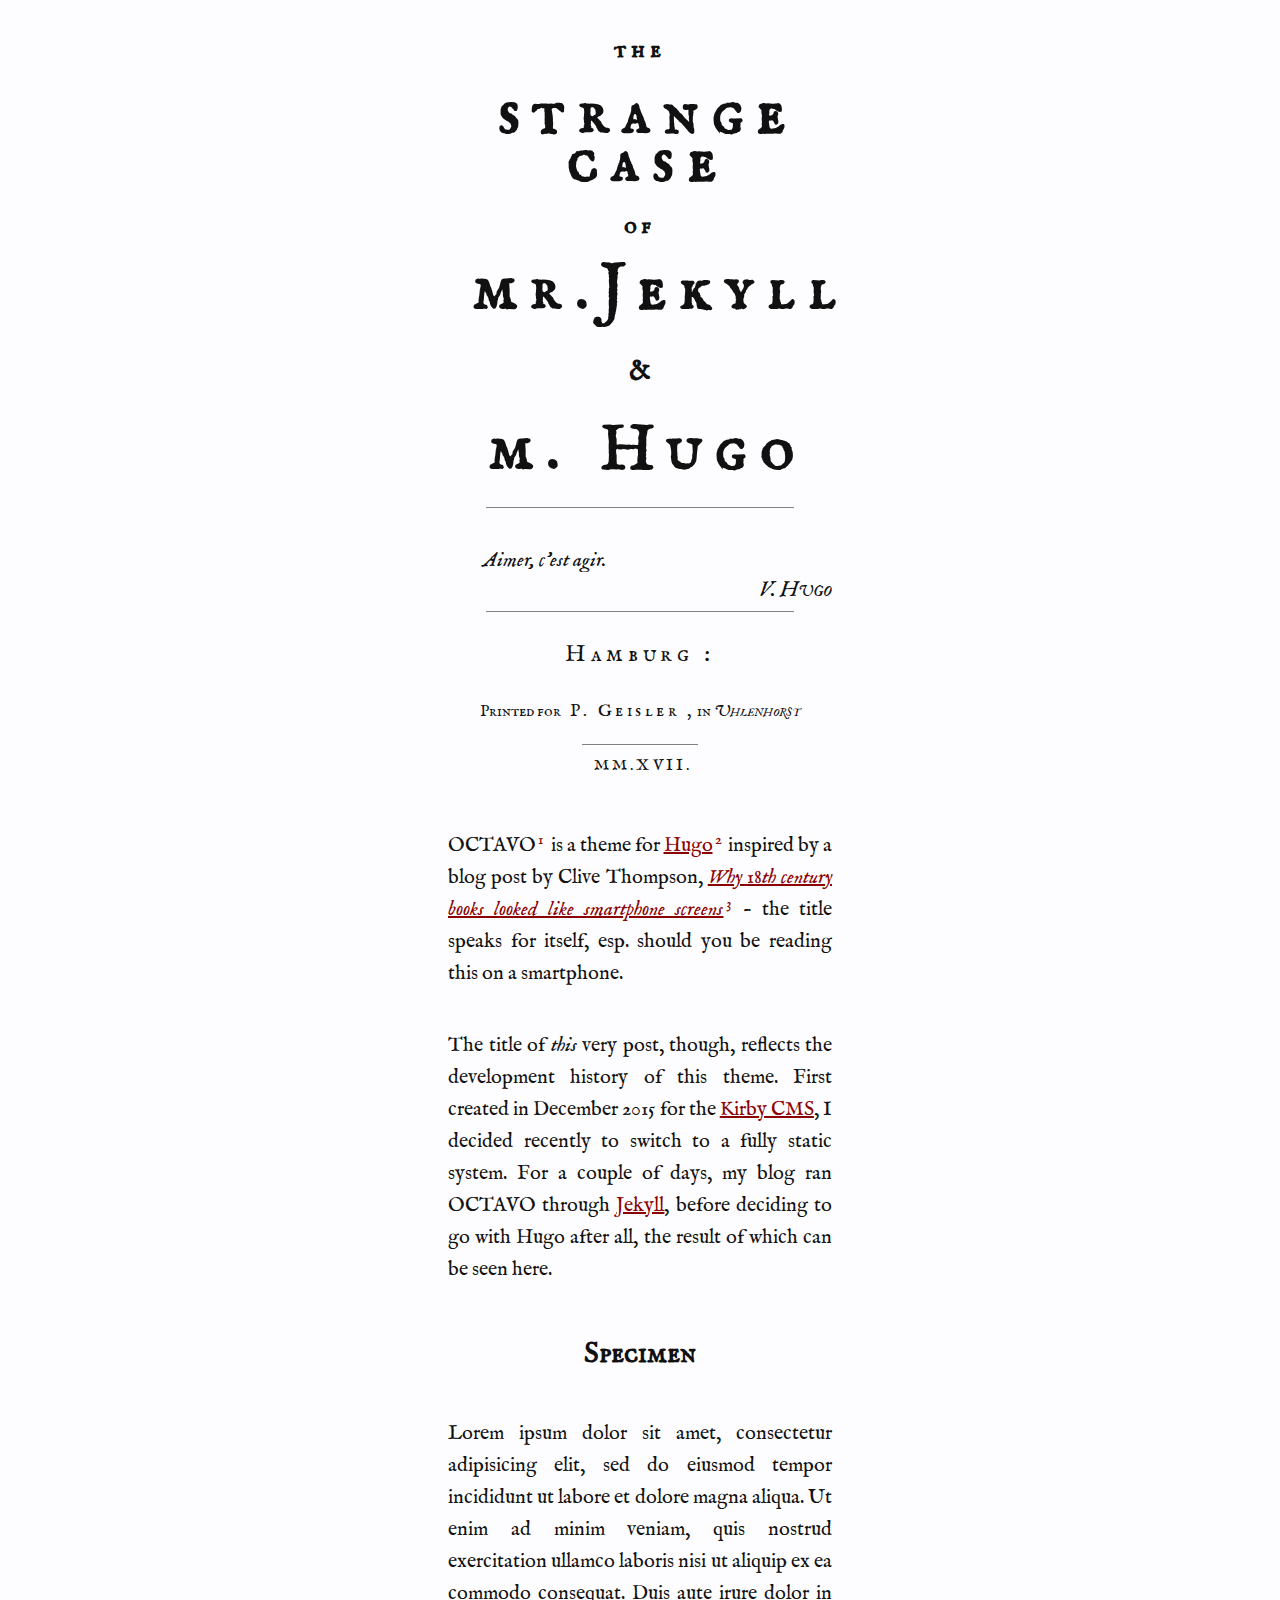
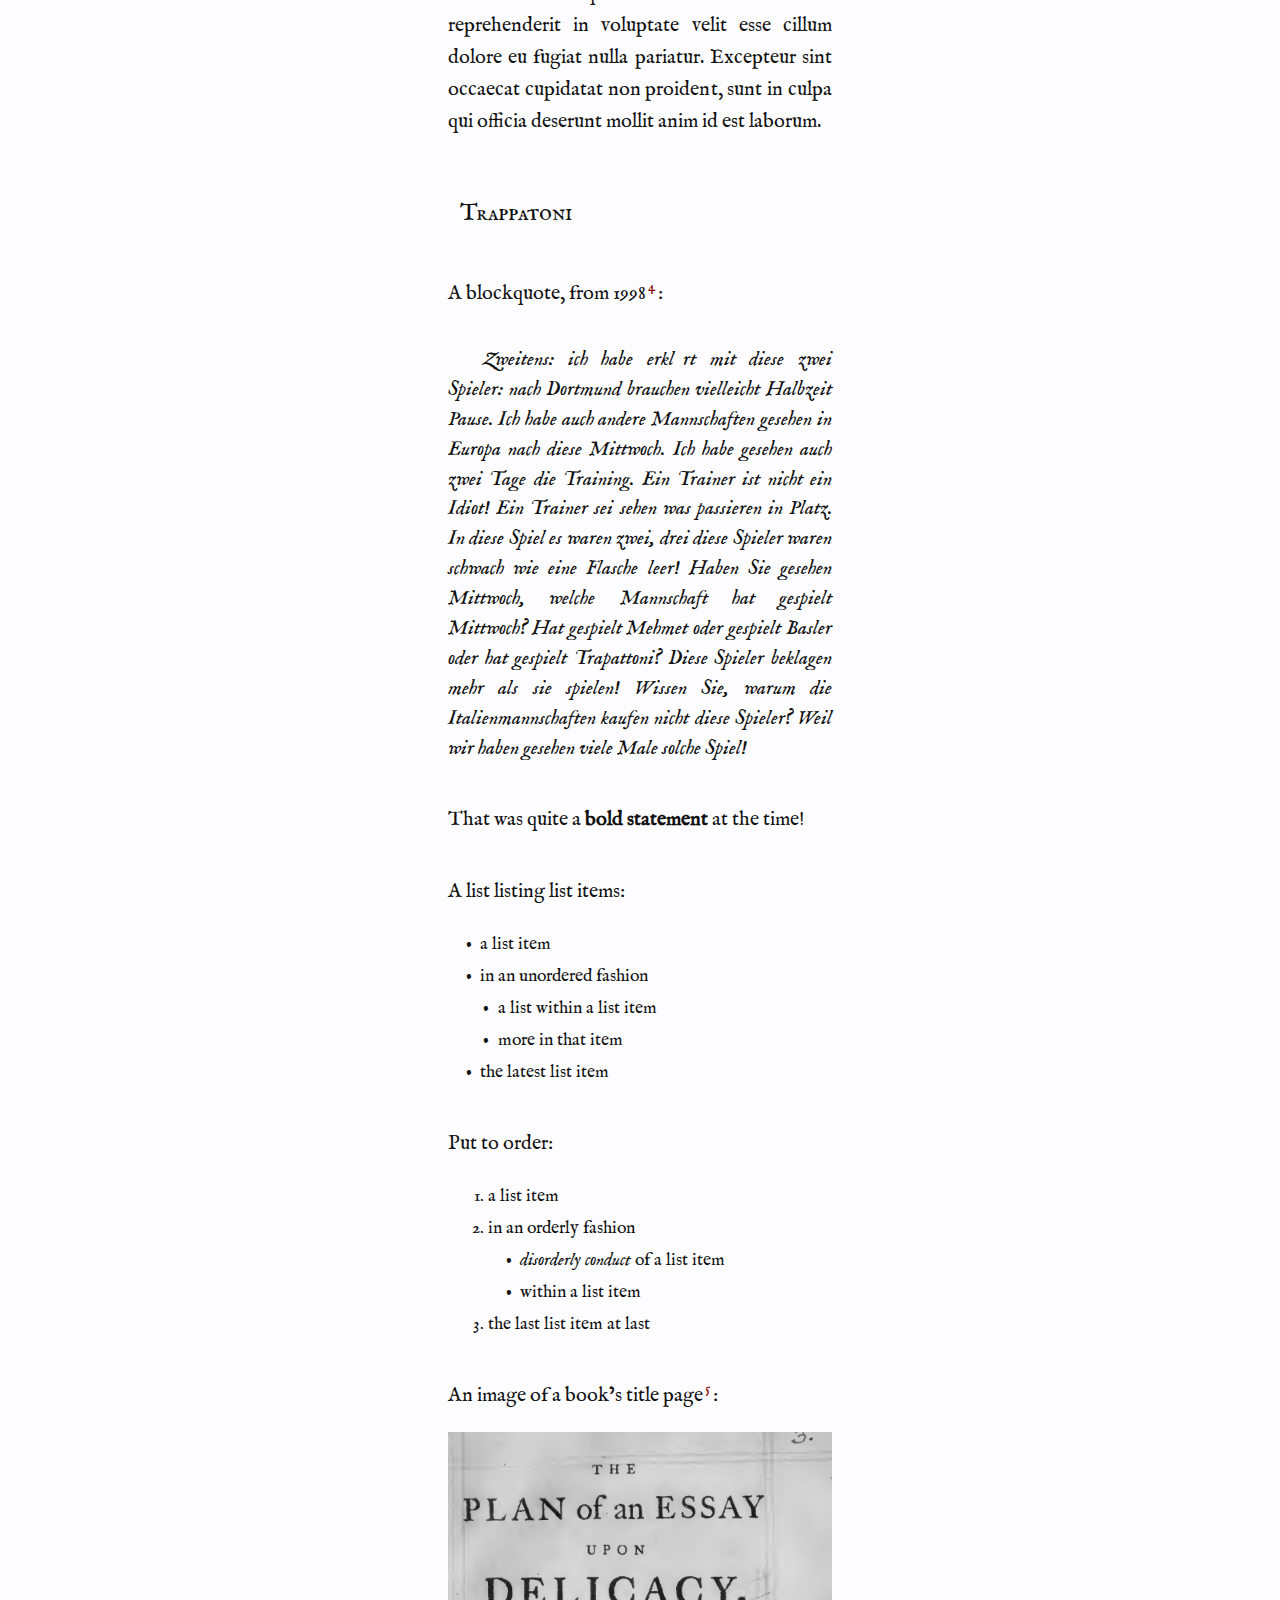
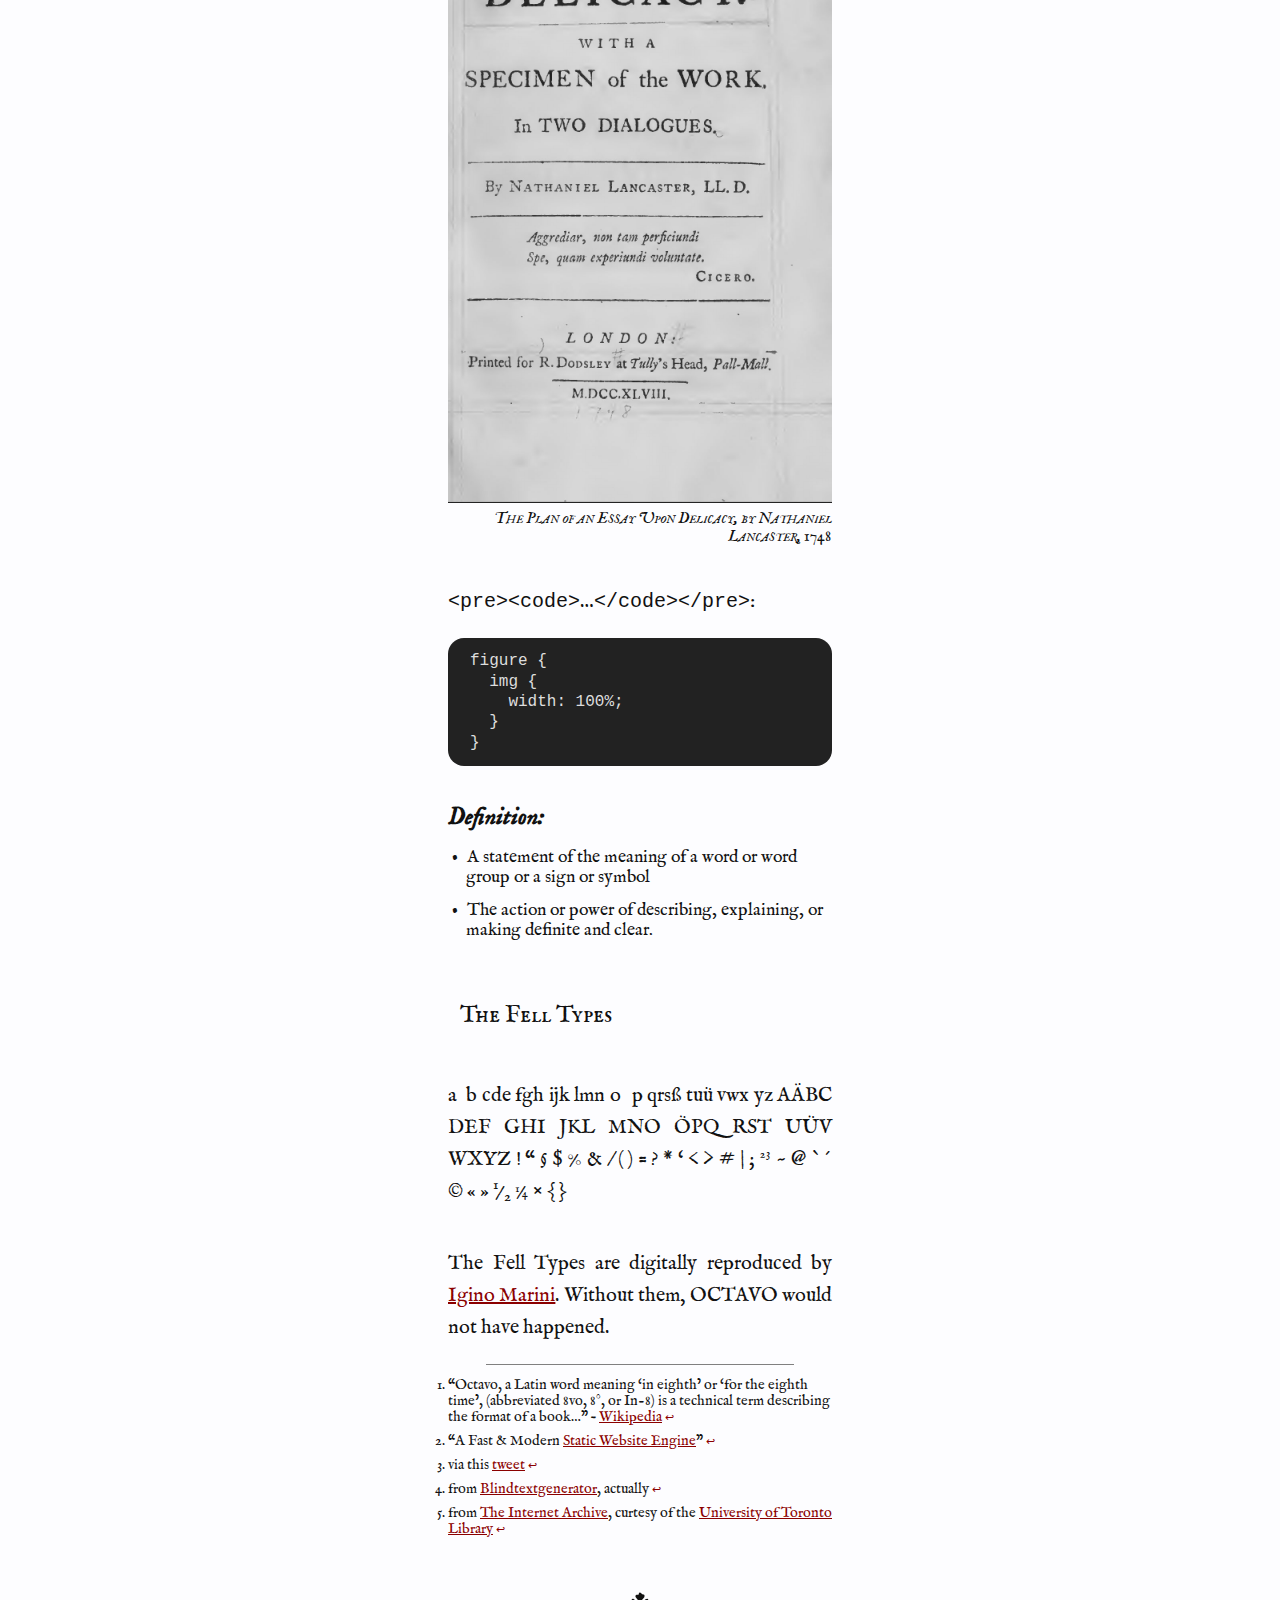
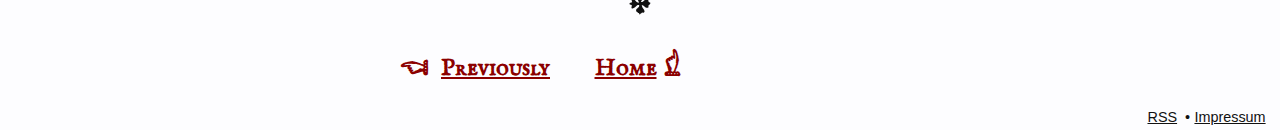
<file: post/octavo-for-hugo/index.html>
<!DOCTYPE html>
<html lang="en" />
<head>
  <title>
    
      The Octavo Theme for Hugo: The Strange Case of…
    
  </title>

  <meta charset="utf-8" />
  <meta name="description" content="site.description <!-- FIXME -->" />
  <meta name="robots" content="index, follow" />
  <meta name="viewport" content="user-scalable=no, initial-scale=1.0, maximum-scale=1.0, width=device-width">

  
  
  

  <link rel="stylesheet" media="screen" href="/css/octavo.css" type="text/css"/>

  

  <link rel="alternate" type="application/rss+xml" href="http://philippgeisler.cc//feed.xml" title="Blog Feed"/>
</head>


<body>
  <main>
    <article>
      <header>
  <h2 class="post-title octavo-title">
    <a href="http://philippgeisler.cc/post/octavo-for-hugo/">
      
      
      
      
      <div class="s">the</div>
      
      
      
      
      <div class="l n">strange
case</div>
      
      
      
      
      <div class="s">of</div>
      
      
      
      
      <div class="l n">mr.Jekyll</div>
      
      
      
      
      <div class="">&amp;</div>
      
      
      
      
      <div class="l n">m. Hugo</div>
      
    </a>
  </h2>
  <hr>

  <section class="subtitle">
    <blockquote>
      <p>
        Aimer, c&#39;est agir.
      </p>
      <cite>V. Hugo</cite>
    </blockquote>
  </section>
  <hr>

  
  <aside class="post-meta">
    <div class="post-meta post-meta__place">
      Hamburg
    </div>
    <div class="post-meta post-meta__printed">Printed for &nbsp;
      <div class="post-meta post-meta__author">
        P. Geisler
      </div>,&nbsp; in <em>Uhlenhorst</em></div>
    <hr>
    <div class="post-meta post-meta__year-published tooltip">
      &nbsp;MM.XVII.
      <div class="tooltip tooltiptext tooltip--top">
        March&nbsp;
        31st,&nbsp;
        2017&nbsp;
        (a&nbsp;Friday)
      </div>
    </div>
  </aside>
  
</header>

      <section class="post-text">
        

<p>OCTAVO<sup class="footnote-ref" id="fnref:1"><a rel="footnote" href="#fn:1">1</a></sup> is a theme for <a href="https://gohugo.io/">Hugo</a><sup class="footnote-ref" id="fnref:2"><a rel="footnote" href="#fn:2">2</a></sup> inspired by a blog post by Clive Thompson, <a href="http://www.collisiondetection.net/mt/archives/2014/02/_thats_one_of_t.php"><em>Why 18th century books looked like smartphone screens</em></a><sup class="footnote-ref" id="fnref:3"><a rel="footnote" href="#fn:3">3</a></sup> – the title speaks for itself, esp. should you be reading this on a smartphone.</p>

<p>The title of <em>this</em> very post, though, reflects the development history of this theme. First created in December 2015 for the <a href="/post/octavo-theme">Kirby CMS</a>, I decided recently to switch to a fully static system. For a couple of days, my blog ran OCTAVO through <a href="https://jekyllrb.com/">Jekyll</a>, before deciding to go with Hugo after all, the result of which can be seen here.</p>

<h2 id="specimen">Specimen</h2>

<p>Lorem ipsum dolor sit amet, consectetur adipisicing elit, sed do eiusmod tempor incididunt ut labore et dolore magna aliqua. Ut enim ad minim veniam, quis nostrud exercitation ullamco laboris nisi ut aliquip ex ea commodo consequat. Duis aute irure dolor in reprehenderit in voluptate velit esse cillum dolore eu fugiat nulla pariatur. Excepteur sint occaecat cupidatat non proident, sunt in culpa qui officia deserunt mollit anim id est laborum.</p>

<h3 id="trappatoni">Trappatoni</h3>

<p>A blockquote, from 1998<sup class="footnote-ref" id="fnref:4"><a rel="footnote" href="#fn:4">4</a></sup>:</p>

<blockquote>
<p>Zweitens: ich habe erklärt mit diese zwei Spieler: nach Dortmund brauchen vielleicht Halbzeit Pause. Ich habe auch andere Mannschaften gesehen in Europa nach diese Mittwoch. Ich habe gesehen auch zwei Tage die Training. Ein Trainer ist nicht ein Idiot! Ein Trainer sei sehen was passieren in Platz. In diese Spiel es waren zwei, drei diese Spieler waren schwach wie eine Flasche leer! Haben Sie gesehen Mittwoch, welche Mannschaft hat gespielt Mittwoch? Hat gespielt Mehmet oder gespielt Basler oder hat gespielt Trapattoni? Diese Spieler beklagen mehr als sie spielen! Wissen Sie, warum die Italienmannschaften kaufen nicht diese Spieler? Weil wir haben gesehen viele Male solche Spiel!</p>
</blockquote>

<p>That was quite a <strong>bold statement</strong> at the time!</p>

<p>A list listing list items:</p>

<ul>
<li>a list item</li>
<li>in an unordered fashion

<ul>
<li>a list within a list item</li>
<li>more in that item</li>
</ul></li>
<li>the latest list item</li>
</ul>

<p>Put to order:</p>

<ol>
<li>a list item</li>
<li>in an orderly fashion

<ul>
<li><em>disorderly conduct</em> of a list item</li>
<li>within a list item</li>
</ul></li>
<li>the last list item at last</li>
</ol>

<p>An image of a book’s title page<sup class="footnote-ref" id="fnref:5"><a rel="footnote" href="#fn:5">5</a></sup>:</p>


<figure >
    <a href="/images/20170331-octavo-for-hugo-figtitlepage.jpg">
        <img src="/images/20170331-octavo-for-hugo-figtitlepage.jpg" alt="The Plan of an Essay Upon Delicacy, by Nathaniel Lancaster, 1748" />
    </a>
    
    <figcaption>
        <p>
        The Plan of an Essay Upon Delicacy, by Nathaniel Lancaster, 1748
        
            
        
        </p> 
    </figcaption>
    
</figure>


<p><code>&lt;pre&gt;&lt;code&gt;</code>…<code>&lt;/code&gt;&lt;/pre&gt;</code>:</p>

<pre><code class="language-css">figure {
  img {
    width: 100%;
  }
}
</code></pre>

<dl>
<dt>Definition</dt>
<dd>A statement of the meaning of a word or word group or a sign or symbol</dd>
<dd>The action or power of describing, explaining, or making definite and clear.</dd>
</dl>

<h3 id="the-fell-types">The Fell Types</h3>

<p>aäb cde fgh ijk lmn oöp qrsß tuü vwx yz
AÄBC DEF GHI JKL MNO ÖPQ RST UÜV WXYZ
! &ldquo; § $ % &amp; / ( ) = ? * &lsquo; &lt; &gt; # | ; ²³ ~ @ `´ ©  « »  <sup>1</sup>&frasl;<sub>2</sub>  ¼ × { }</p>

<p>The Fell Types are digitally reproduced by <a href="http://www.iginomarini.com">Igino Marini</a>. Without them, OCTAVO would not have happened.</p>
<div class="footnotes">

<hr />

<ol>
<li id="fn:1">“Octavo, a Latin word meaning ‘in eighth’ or ‘for the eighth time’, (abbreviated 8vo, 8°, or In-8) is a technical term describing the format of a book…” – <a href="https://en.wikipedia.org/wiki/Octavo">Wikipedia</a>
 <a class="footnote-return" href="#fnref:1">↩</a></li>
<li id="fn:2">“A Fast &amp; Modern <a href="https://gohugo.io/overview/introduction/">Static Website Engine</a>”
 <a class="footnote-return" href="#fnref:2">↩</a></li>
<li id="fn:3">via this <a href="https://twitter.com/StabiHH/status/675210320273661952">tweet</a>
 <a class="footnote-return" href="#fnref:3">↩</a></li>
<li id="fn:4">from <a href="http://www.blindtextgenerator.de/">Blindtextgenerator</a>, actually
 <a class="footnote-return" href="#fnref:4">↩</a></li>
<li id="fn:5">from <a href="https://archive.org/details/planofessayupond00lanc">The Internet Archive</a>, curtesy of the <a href="https://onesearch.library.utoronto.ca/">University of Toronto Library</a>
 <a class="footnote-return" href="#fnref:5">↩</a></li>
</ol>
</div>

      </section>
    </article>
  </main>
  <div class="divider divider--flowery">c</div>
  <nav class="nav__posts">
  <div class="nav__previous">
    
    <a href="http://philippgeisler.cc//post/gradual-production-of-thoughts/">Previously</a>
    
  </div>
  <div class="nav__home"><a href="http://philippgeisler.cc/">Home</a></div>
  <div class="nav__next">
    
  </div>
</nav>

  <footer>
  <div class="footer__item">
    <a href="http://philippgeisler.cc//index.xml">RSS</a>&nbsp;&nbsp;•
  </div>
  <div class="footer__item">
    <a href="http://philippgeisler.cc//impressum.html">Impressum</a>
  </div>
  
</footer>

</body>
</file>
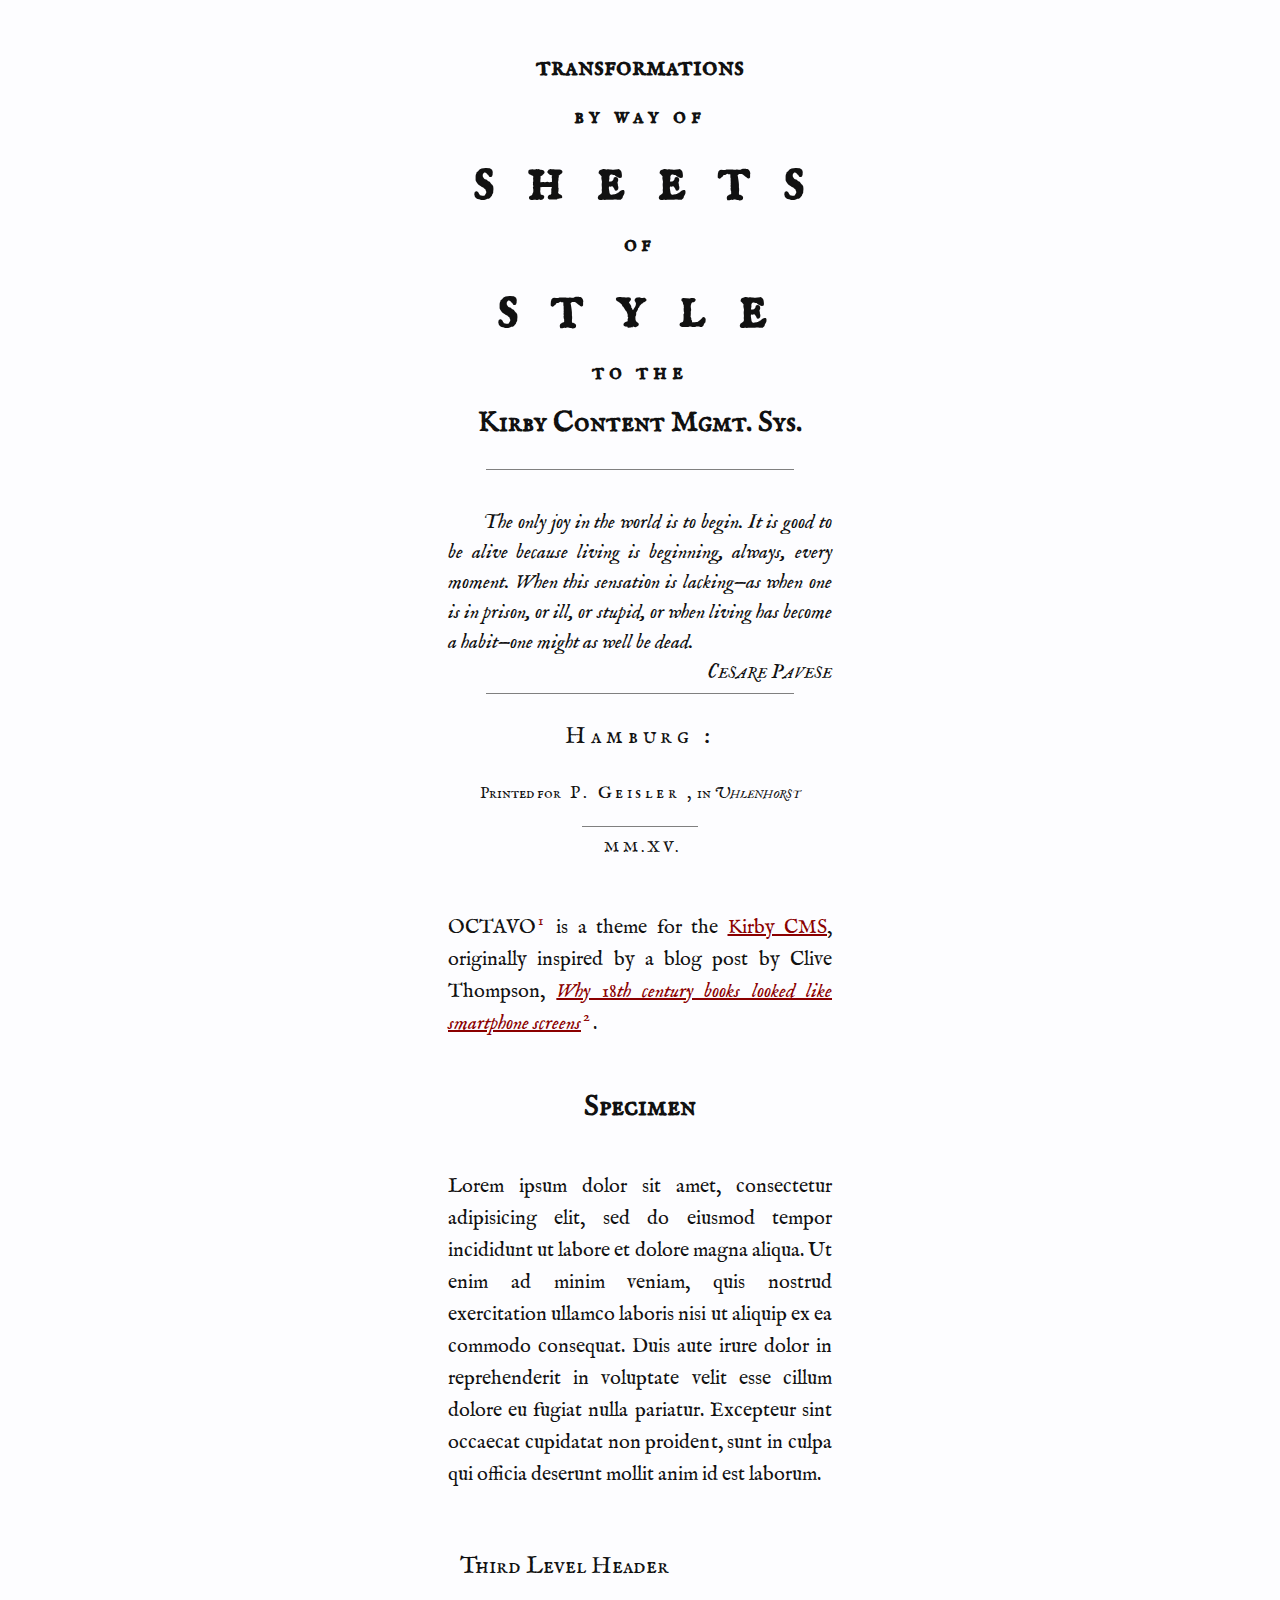
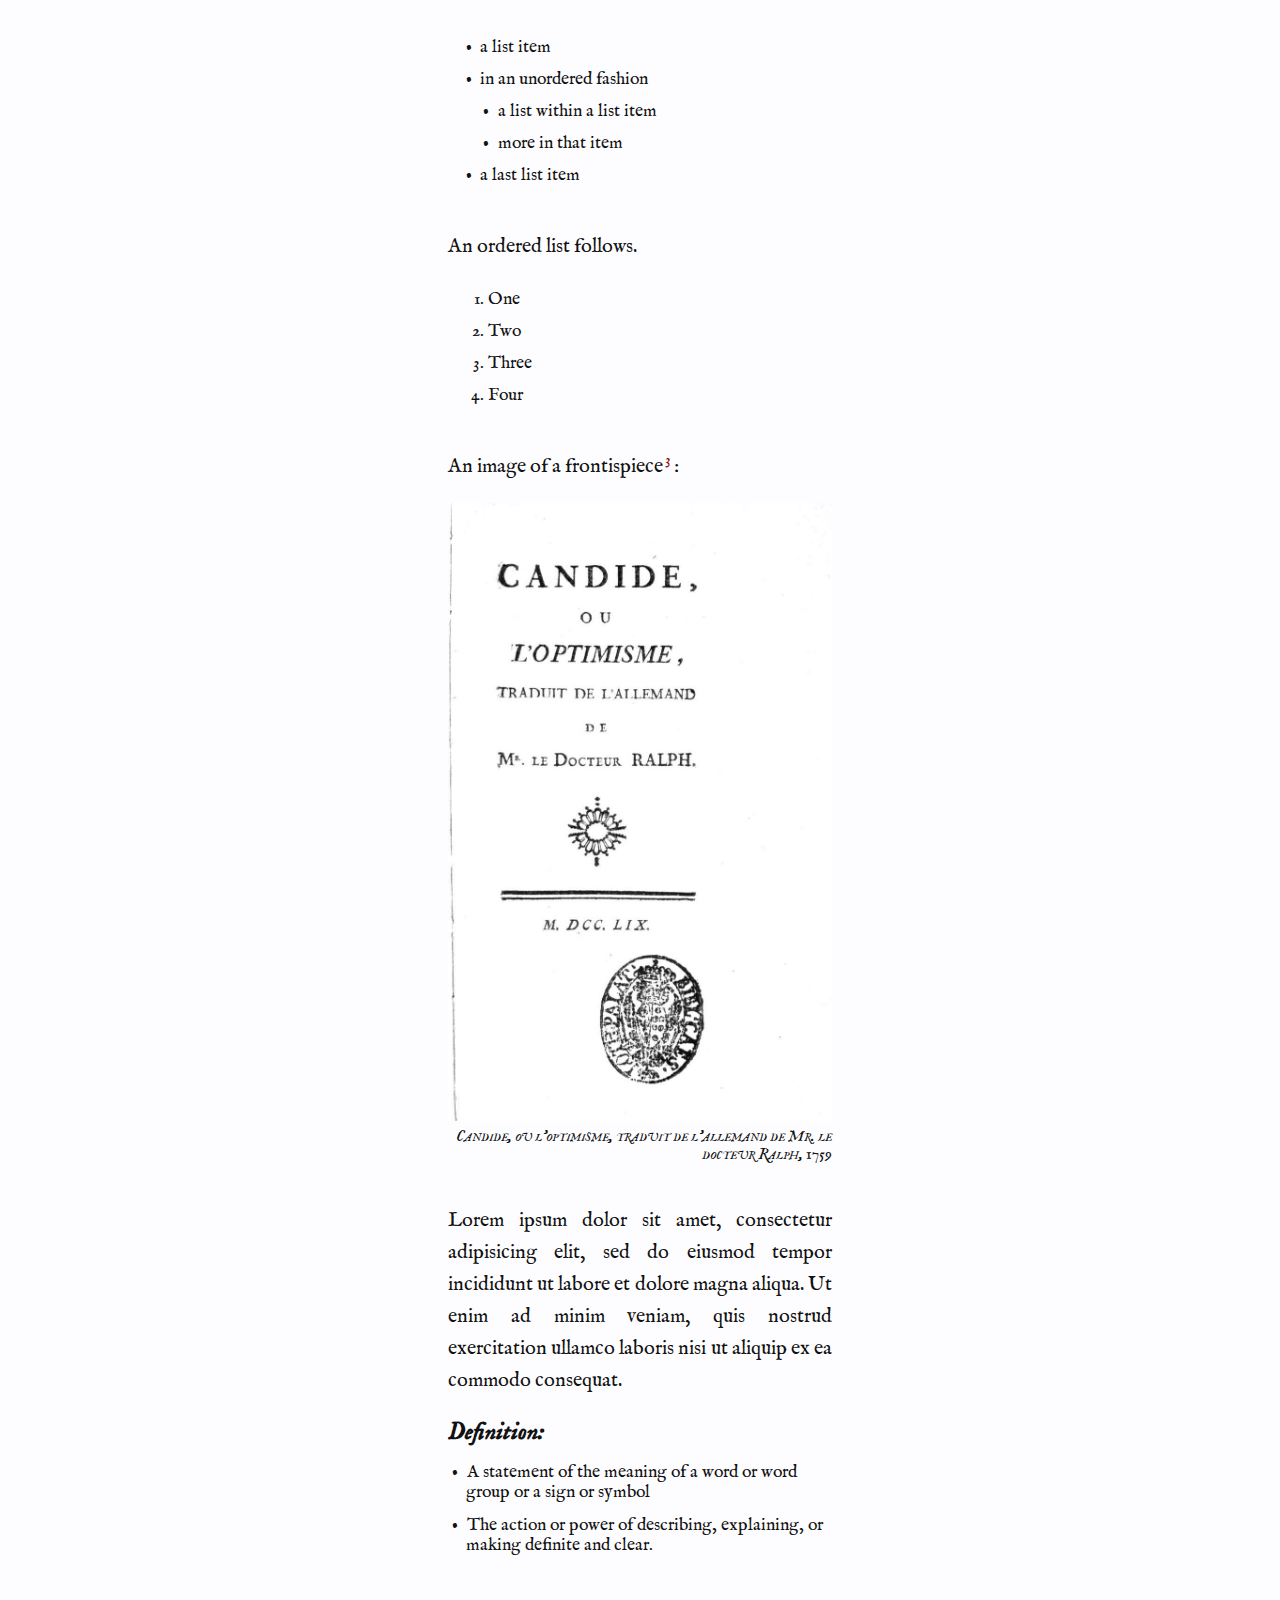
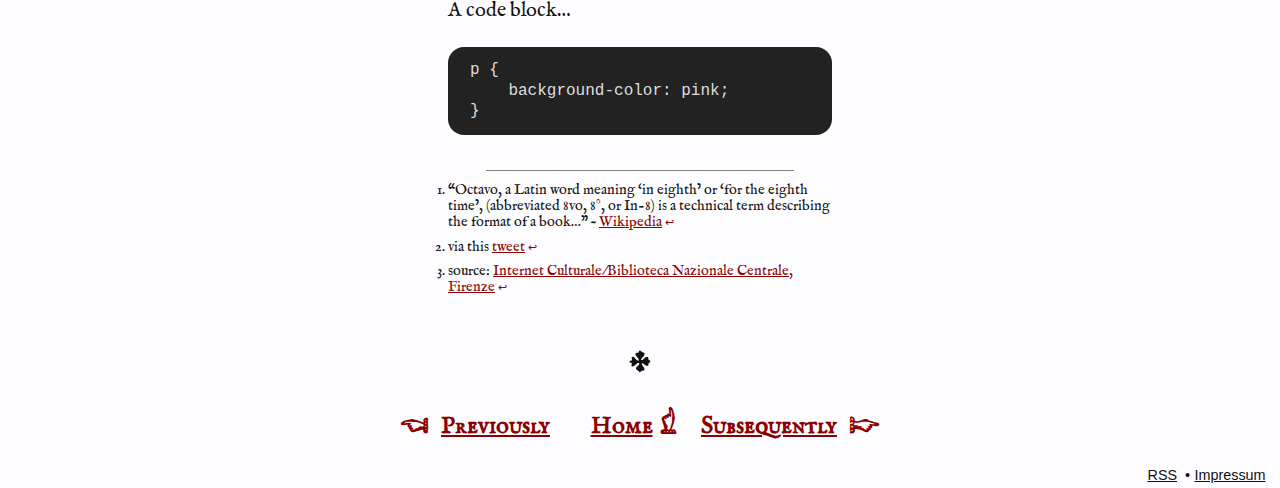
<file: post/octavo-theme/index.html>
<!DOCTYPE html>
<html lang="en" />
<head>
  <title>
    
      The Octavo Theme
    
  </title>

  <meta charset="utf-8" />
  <meta name="description" content="site.description <!-- FIXME -->" />
  <meta name="robots" content="index, follow" />
  <meta name="viewport" content="user-scalable=no, initial-scale=1.0, maximum-scale=1.0, width=device-width">

  
  
  

  <link rel="stylesheet" media="screen" href="/css/octavo.css" type="text/css"/>

  

  <link rel="alternate" type="application/rss+xml" href="http://philippgeisler.cc//feed.xml" title="Blog Feed"/>
</head>


<body>
  <main>
    <article>
      <header>
  <h2 class="post-title octavo-title">
    <a href="http://philippgeisler.cc/post/octavo-theme/">
      
      
      
      
      <div class="">transformations</div>
      
      
      
      
      <div class="small">by way of</div>
      
      
      
      
      <div class="large">sheets</div>
      
      
      
      
      <div class="small">of</div>
      
      
      
      
      <div class="large">style</div>
      
      
      
      
      <div class="small">to the</div>
      
      
      
      
      <div class="">Kirby Content Mgmt. Sys.</div>
      
    </a>
  </h2>
  <hr>

  <section class="subtitle">
    <blockquote>
      <p>
        The only joy in the world is to begin. It is good to be alive because living is beginning, always, every moment. When this sensation is lacking—as when one is in prison, or ill, or stupid, or when living has become a habit—one might as well be dead.
      </p>
      <cite>Cesare Pavese</cite>
    </blockquote>
  </section>
  <hr>

  
  <aside class="post-meta">
    <div class="post-meta post-meta__place">
      Hamburg
    </div>
    <div class="post-meta post-meta__printed">Printed for &nbsp;
      <div class="post-meta post-meta__author">
        P. Geisler
      </div>,&nbsp; in <em>Uhlenhorst</em></div>
    <hr>
    <div class="post-meta post-meta__year-published tooltip">
      &nbsp;MM.XV.
      <div class="tooltip tooltiptext tooltip--top">
        December&nbsp;
        13th,&nbsp;
        2015&nbsp;
        (a&nbsp;Sunday)
      </div>
    </div>
  </aside>
  
</header>

      <section class="post-text">
        

<p>OCTAVO<sup class="footnote-ref" id="fnref:1"><a rel="footnote" href="#fn:1">1</a></sup> is a theme for the <a href="http://getkirby.com">Kirby CMS</a>, originally inspired by a blog post by Clive Thompson, <a href="http://www.collisiondetection.net/mt/archives/2014/02/_thats_one_of_t.php"><em>Why 18th century books looked like smartphone screens</em></a><sup class="footnote-ref" id="fnref:2"><a rel="footnote" href="#fn:2">2</a></sup>.</p>

<h2 id="specimen">Specimen</h2>

<p>Lorem ipsum dolor sit amet, consectetur adipisicing elit, sed do eiusmod tempor incididunt ut labore et dolore magna aliqua. Ut enim ad minim veniam, quis nostrud exercitation ullamco laboris nisi ut aliquip ex ea commodo consequat. Duis aute irure dolor in reprehenderit in voluptate velit esse cillum dolore eu fugiat nulla pariatur. Excepteur sint occaecat cupidatat non proident, sunt in culpa qui officia deserunt mollit anim id est laborum.</p>

<h3 id="third-level-header">Third Level Header</h3>

<ul>
<li>a list item</li>
<li>in an unordered fashion

<ul>
<li>a list within a list item</li>
<li>more in that item</li>
</ul></li>
<li>a last list item</li>
</ul>

<p>An ordered list follows.</p>

<ol>
<li>One</li>
<li>Two</li>
<li>Three</li>
<li>Four</li>
</ol>

<p>An image of a frontispiece<sup class="footnote-ref" id="fnref:3"><a rel="footnote" href="#fn:3">3</a></sup>:</p>


<figure >
    <a href="/images/20151213-octavo-theme-1.jpg">
        <img src="/images/20151213-octavo-theme-1.jpg" alt="Candide, ou l&#39;optimisme, traduit de l&#39;allemand de Mr. le docteur Ralph, 1759" />
    </a>
    
    <figcaption>
        <p>
        Candide, ou l&#39;optimisme, traduit de l&#39;allemand de Mr. le docteur Ralph, 1759
        
            
        
        </p> 
    </figcaption>
    
</figure>


<p>Lorem ipsum dolor sit amet, consectetur adipisicing elit, sed do eiusmod tempor incididunt ut labore et dolore magna aliqua. Ut enim ad minim veniam, quis nostrud exercitation ullamco laboris nisi ut aliquip ex ea commodo consequat.</p>

<dl>
<dt>Definition</dt>
<dd>A statement of the meaning of a word or word group or a sign or symbol</dd>
<dd>The action or power of describing, explaining, or making definite and clear.</dd>
</dl>

<p>A code block…</p>

<pre><code>p {
    background-color: pink;
}
</code></pre>
<div class="footnotes">

<hr />

<ol>
<li id="fn:1">“Octavo, a Latin word meaning ‘in eighth’ or ‘for the eighth time’, (abbreviated 8vo, 8°, or In-8) is a technical term describing the format of a book…” – <a href="https://en.wikipedia.org/wiki/Octavo">Wikipedia</a>
 <a class="footnote-return" href="#fnref:1">↩</a></li>
<li id="fn:2">via this <a href="https://twitter.com/StabiHH/status/675210320273661952">tweet</a>
 <a class="footnote-return" href="#fnref:2">↩</a></li>
<li id="fn:3">source: <a href="http://www.internetculturale.it/jmms/iccuviewer/iccu.jsp?teca=&amp;id=oai%3Abncf.firenze.sbn.it%3A21%3AFI0098%3AMagliabechi%3AUBOE002867">Internet Culturale/Biblioteca Nazionale Centrale, Firenze</a>
 <a class="footnote-return" href="#fnref:3">↩</a></li>
</ol>
</div>

      </section>
    </article>
  </main>
  <div class="divider divider--flowery">c</div>
  <nav class="nav__posts">
  <div class="nav__previous">
    
    <a href="http://philippgeisler.cc//post/1759-12-12-octavo/">Previously</a>
    
  </div>
  <div class="nav__home"><a href="http://philippgeisler.cc/">Home</a></div>
  <div class="nav__next">
    
    <a href="http://philippgeisler.cc//post/gradual-production-of-thoughts/">Subsequently</a>
    
  </div>
</nav>

  <footer>
  <div class="footer__item">
    <a href="http://philippgeisler.cc//index.xml">RSS</a>&nbsp;&nbsp;•
  </div>
  <div class="footer__item">
    <a href="http://philippgeisler.cc//impressum.html">Impressum</a>
  </div>
  
</footer>

</body>
</file>
<file: css/octavo.css>
@charset "UTF-8";
/*
 * OCTAVO for Jekyll
 * created by Philipp Geisler
 * originally inspired by a blog post by Clive Thompson,
 *    http://www.collisiondetection.net/mt/archives/2014/02/_thats_one_of_t.php
 * adapted from original OCTAVO draft for Kirby,
 *    https://github.com/philippgeisler/a-new-zelpst
 */
/* Fonts */
@font-face {
  font-family: "IMFell";
  font-weight: normal;
  font-style: normal;
  src: url("/fonts/IMFell/IMFeENrm29C.otf");
}

@font-face {
  font-family: "IMFell";
  font-weight: normal;
  font-style: italic;
  src: url("/fonts/IMFell/IMFeENit29C.otf");
}

@font-face {
  font-family: "IMFellFlowers";
  font-weight: normal;
  font-style: normal;
  src: url("/fonts/IMFell/IMFeFlow2.otf");
}

/* ==================================== * *  COLORS ($section)
\* ==================================== */
/* from "Markers" colour theme by cpnatwork
   (http://kuler.adobe.com/#themeID/1935820): */
/* ====================================* *  MEASURES, LAYOUT ($section)
\* ====================================*/
/* ==================================== * *  TYPOGRAPHY ($section)
\* ==================================== */
/* ==================================== * *  LAYOUT ($section)
\* ==================================== */
/*! normalize.css v5.0.0 | MIT License | github.com/necolas/normalize.css */
/**
 * 1. Change the default font family in all browsers (opinionated).
 * 2. Correct the line height in all browsers.
 * 3. Prevent adjustments of font size after orientation changes in
 *    IE on Windows Phone and in iOS.
 */
/* Document
   ========================================================================== */
html {
  font-family: sans-serif;
  /* 1 */
  line-height: 1.15;
  /* 2 */
  -ms-text-size-adjust: 100%;
  /* 3 */
  -webkit-text-size-adjust: 100%;
  /* 3 */
}

/* Sections
   ========================================================================== */
/**
 * Remove the margin in all browsers (opinionated).
 */
body {
  margin: 0;
}

/**
 * Add the correct display in IE 9-.
 */
article,
aside,
footer,
header,
nav,
section {
  display: block;
}

/**
 * Correct the font size and margin on `h1` elements within `section` and
 * `article` contexts in Chrome, Firefox, and Safari.
 */
h1 {
  font-size: 2em;
  margin: 0.67em 0;
}

/* Grouping content
   ========================================================================== */
/**
 * Add the correct display in IE 9-.
 * 1. Add the correct display in IE.
 */
figcaption,
figure,
main {
  /* 1 */
  display: block;
}

/**
 * Add the correct margin in IE 8.
 */
figure {
  margin: 1em 40px;
}

/**
 * 1. Add the correct box sizing in Firefox.
 * 2. Show the overflow in Edge and IE.
 */
hr {
  box-sizing: content-box;
  /* 1 */
  height: 0;
  /* 1 */
  overflow: visible;
  /* 2 */
}

/**
 * 1. Correct the inheritance and scaling of font size in all browsers.
 * 2. Correct the odd `em` font sizing in all browsers.
 */
pre {
  font-family: monospace, monospace;
  /* 1 */
  font-size: 1em;
  /* 2 */
}

/* Text-level semantics
   ========================================================================== */
/**
 * 1. Remove the gray background on active links in IE 10.
 * 2. Remove gaps in links underline in iOS 8+ and Safari 8+.
 */
a {
  background-color: transparent;
  /* 1 */
  -webkit-text-decoration-skip: objects;
  /* 2 */
}

/**
 * Remove the outline on focused links when they are also active or hovered
 * in all browsers (opinionated).
 */
a:active,
a:hover {
  outline-width: 0;
}

/**
 * 1. Remove the bottom border in Firefox 39-.
 * 2. Add the correct text decoration in Chrome, Edge, IE, Opera, and Safari.
 */
abbr[title] {
  border-bottom: none;
  /* 1 */
  text-decoration: underline;
  /* 2 */
  text-decoration: underline dotted;
  /* 2 */
}

/**
 * Prevent the duplicate application of `bolder` by the next rule in Safari 6.
 */
b,
strong {
  font-weight: inherit;
}

/**
 * Add the correct font weight in Chrome, Edge, and Safari.
 */
b,
strong {
  font-weight: bolder;
}

/**
 * 1. Correct the inheritance and scaling of font size in all browsers.
 * 2. Correct the odd `em` font sizing in all browsers.
 */
code,
kbd,
samp {
  font-family: monospace, monospace;
  /* 1 */
  font-size: 1em;
  /* 2 */
}

/**
 * Add the correct font style in Android 4.3-.
 */
dfn {
  font-style: italic;
}

/**
 * Add the correct background and color in IE 9-.
 */
mark {
  background-color: #ff0;
  color: #000;
}

/**
 * Add the correct font size in all browsers.
 */
small {
  font-size: 80%;
}

/**
 * Prevent `sub` and `sup` elements from affecting the line height in
 * all browsers.
 */
sub,
sup {
  font-size: 75%;
  line-height: 0;
  position: relative;
  vertical-align: baseline;
}

sub {
  bottom: -0.25em;
}

sup {
  top: -0.5em;
}

/* Embedded content
   ========================================================================== */
/**
 * Add the correct display in IE 9-.
 */
audio,
video {
  display: inline-block;
}

/**
 * Add the correct display in iOS 4-7.
 */
audio:not([controls]) {
  display: none;
  height: 0;
}

/**
 * Remove the border on images inside links in IE 10-.
 */
img {
  border-style: none;
}

/**
 * Hide the overflow in IE.
 */
svg:not(:root) {
  overflow: hidden;
}

/* Forms
   ========================================================================== */
/**
 * 1. Change the font styles in all browsers (opinionated).
 * 2. Remove the margin in Firefox and Safari.
 */
button,
input,
optgroup,
select,
textarea {
  font-family: sans-serif;
  /* 1 */
  font-size: 100%;
  /* 1 */
  line-height: 1.15;
  /* 1 */
  margin: 0;
  /* 2 */
}

/**
 * Show the overflow in IE.
 * 1. Show the overflow in Edge.
 */
button,
input {
  /* 1 */
  overflow: visible;
}

/**
 * Remove the inheritance of text transform in Edge, Firefox, and IE.
 * 1. Remove the inheritance of text transform in Firefox.
 */
button,
select {
  /* 1 */
  text-transform: none;
}

/**
 * 1. Prevent a WebKit bug where (2) destroys native `audio` and `video`
 *    controls in Android 4.
 * 2. Correct the inability to style clickable types in iOS and Safari.
 */
button,
html [type="button"],
[type="reset"],
[type="submit"] {
  -webkit-appearance: button;
  /* 2 */
}

/**
 * Remove the inner border and padding in Firefox.
 */
button::-moz-focus-inner,
[type="button"]::-moz-focus-inner,
[type="reset"]::-moz-focus-inner,
[type="submit"]::-moz-focus-inner {
  border-style: none;
  padding: 0;
}

/**
 * Restore the focus styles unset by the previous rule.
 */
button:-moz-focusring,
[type="button"]:-moz-focusring,
[type="reset"]:-moz-focusring,
[type="submit"]:-moz-focusring {
  outline: 1px dotted ButtonText;
}

/**
 * Change the border, margin, and padding in all browsers (opinionated).
 */
fieldset {
  border: 1px solid #c0c0c0;
  margin: 0 2px;
  padding: 0.35em 0.625em 0.75em;
}

/**
 * 1. Correct the text wrapping in Edge and IE.
 * 2. Correct the color inheritance from `fieldset` elements in IE.
 * 3. Remove the padding so developers are not caught out when they zero out
 *    `fieldset` elements in all browsers.
 */
legend {
  box-sizing: border-box;
  /* 1 */
  color: inherit;
  /* 2 */
  display: table;
  /* 1 */
  max-width: 100%;
  /* 1 */
  padding: 0;
  /* 3 */
  white-space: normal;
  /* 1 */
}

/**
 * 1. Add the correct display in IE 9-.
 * 2. Add the correct vertical alignment in Chrome, Firefox, and Opera.
 */
progress {
  display: inline-block;
  /* 1 */
  vertical-align: baseline;
  /* 2 */
}

/**
 * Remove the default vertical scrollbar in IE.
 */
textarea {
  overflow: auto;
}

/**
 * 1. Add the correct box sizing in IE 10-.
 * 2. Remove the padding in IE 10-.
 */
[type="checkbox"],
[type="radio"] {
  box-sizing: border-box;
  /* 1 */
  padding: 0;
  /* 2 */
}

/**
 * Correct the cursor style of increment and decrement buttons in Chrome.
 */
[type="number"]::-webkit-inner-spin-button,
[type="number"]::-webkit-outer-spin-button {
  height: auto;
}

/**
 * 1. Correct the odd appearance in Chrome and Safari.
 * 2. Correct the outline style in Safari.
 */
[type="search"] {
  -webkit-appearance: textfield;
  /* 1 */
  outline-offset: -2px;
  /* 2 */
}

/**
 * Remove the inner padding and cancel buttons in Chrome and Safari on macOS.
 */
[type="search"]::-webkit-search-cancel-button,
[type="search"]::-webkit-search-decoration {
  -webkit-appearance: none;
}

/**
 * 1. Correct the inability to style clickable types in iOS and Safari.
 * 2. Change font properties to `inherit` in Safari.
 */
::-webkit-file-upload-button {
  -webkit-appearance: button;
  /* 1 */
  font: inherit;
  /* 2 */
}

/* Interactive
   ========================================================================== */
/*
 * Add the correct display in IE 9-.
 * 1. Add the correct display in Edge, IE, and Firefox.
 */
details,
menu {
  display: block;
}

/*
 * Add the correct display in all browsers.
 */
summary {
  display: list-item;
}

/* Scripting
   ========================================================================== */
/**
 * Add the correct display in IE 9-.
 */
canvas {
  display: inline-block;
}

/**
 * Add the correct display in IE.
 */
template {
  display: none;
}

/* Hidden
   ========================================================================== */
/**
 * Add the correct display in IE 10-.
 */
[hidden] {
  display: none;
}

html {
  box-sizing: border-box;
}

*,
*::before,
*::after {
  box-sizing: inherit;
}

@-moz-viewport {
  width: device-width;
}

@-ms-viewport {
  width: device-width;
}

@-o-viewport {
  width: device-width;
}

@-webkit-viewport {
  width: device-width;
}

@viewport {
  width: device-width;
}

html {
  font-size: 1rem;
  -webkit-tap-highlight-color: transparent;
}

body {
  font-family: "IMFell", serif;
  font-size: 1.1rem;
  line-height: 2rem;
  color: #111;
  background-color: #fdfdff;
}

[tabindex="-1"]:focus {
  outline: none !important;
}

h1, h2, h3, h4, h5, h6 {
  margin-top: 0;
  margin-bottom: .5rem;
}

p {
  margin-top: 0;
  margin-bottom: 1rem;
}

abbr[title],
abbr[data-original-title] {
  cursor: help;
  border-bottom: 1px dotted #111;
}

address {
  margin-bottom: 1rem;
  font-style: normal;
  line-height: inherit;
}

ol,
ul,
dl {
  margin-top: 0;
  margin-bottom: 1rem;
}

ol ol,
ul ul,
ol ul,
ul ol {
  margin-bottom: 0;
}

dt {
  font-weight: bold;
}

dd {
  margin-bottom: .5rem;
  margin-left: 0;
}

blockquote {
  margin: 0 0 1rem;
}

a {
  color: darkred;
  text-decoration: underline;
}

pre {
  margin-top: 0;
  margin-bottom: 1rem;
}

figure {
  margin: 0 0 1rem;
}

img {
  vertical-align: middle;
}

[role="button"] {
  cursor: pointer;
}

a,
area,
button,
[role="button"],
input,
label,
select,
summary,
textarea {
  touch-action: manipulation;
}

table {
  background-color: #fdfdff;
}

caption {
  padding-top: 0.25em;
  padding-bottom: 0.25em;
  color: #666;
  text-align: left;
  caption-side: bottom;
}

th {
  text-align: left;
}

label {
  display: inline-block;
  margin-bottom: .5rem;
}

button:focus {
  outline: 1px dotted;
  outline: 5px auto -webkit-focus-ring-color;
}

input,
button,
select,
textarea {
  margin: 0;
  line-height: inherit;
  border-radius: 0;
}

textarea {
  resize: vertical;
}

fieldset {
  min-width: 0;
  padding: 0;
  margin: 0;
  border: 0;
}

legend {
  display: block;
  width: 100%;
  padding: 0;
  margin-bottom: .5rem;
  font-size: 1.5rem;
  line-height: inherit;
}

input[type="search"] {
  box-sizing: inherit;
  -webkit-appearance: none;
}

output {
  display: inline-block;
}

[hidden] {
  display: none !important;
}

@media only screen and (max-width: 30rem) {
  html {
    font-size: 0.9rem;
  }
}

body {
  font-family: "IMFell", serif;
  text-rendering: optimizeLegibility;
  -webkit-font-variant-ligatures: common-ligatures;
  /* for iOS and Safari 6 */
  font-variant-ligatures: common-ligatures;
  /* for up-to-date browsers, including IE10 and Opera 21 */
  -webkit-font-feature-settings: "kern";
  font-feature-settings: "kern";
  font-kerning: normal;
  font-variant-numeric: oldstyle-nums stacked-fractions;
  /* apparently not supported (by Safari) */
}

main {
  width: 24rem;
  margin: 0 auto;
}

@media only screen and (max-width: 30rem) {
  main {
    width: 85%;
    margin: 0 7.5%;
  }
}

/* ================================================== * *  BASE ELEMENTS ($section)
\* ================================================== */
h1, h2, h3 {
  font-variant: small-caps;
}

h1 {
  font-size: 4rem;
  line-height: 3rem;
  text-align: center;
  letter-spacing: 0.1em;
  margin: 0.75em 0.1em 0.1em 0.1em;
}

h2 {
  font-size: 1.8rem;
  line-height: 3rem;
  text-align: center;
  margin: 1.5em 0.1em 0.75em;
}

h2 a {
  color: inherit;
  text-decoration: none;
}

h3 {
  font-size: 1.5rem;
  font-weight: normal;
  font-variant: small-caps;
  margin: 2.5em 0 2em 0.5em;
}

hr {
  clear: both;
  width: 80%;
  height: 3px;
  border: none;
  border-top: 1px solid;
}

em,
i {
  font-style: italic;
}

strong,
b {
  font-weight: bold;
}

p {
  font-size: 1.25rem;
  text-align: justify;
  margin: 2em 0 1em;
}

blockquote {
  font-size: 1em;
  font-style: italic;
  line-height: 1.7em;
  text-align: left;
  text-indent: 2em;
  margin: 2em 0;
}

blockquote p {
  margin: 0;
}

blockquote cite {
  font-variant: small-caps;
  font-size: 1.2em;
  float: right;
}

pre {
  background-color: #222;
  line-height: 1.1em;
  padding: 0.75em 1.25em;
  border-radius: 1rem;
  margin-bottom: 2em;
}

code {
  font-family: monospace;
}

pre code {
  color: #ddd;
  font-size: 1rem;
}

img {
  filter: grayscale(100%);
}

img:hover {
  filter: none;
}

figure img {
  width: 100%;
}

figcaption p {
  position: relative;
  font-style: italic;
  font-variant: small-caps;
  font-size: 1rem;
  line-height: 1.1em;
  text-align: right;
  margin-top: 0.5em;
}

.textbody > p:first-child::first-letter {
  display: inline-block;
  font-size: 3rem;
  font-weight: bold;
  font-style: normal;
  text-decoration: none;
}

.textbody p:not(p:first-child) {
  text-indent: 2em;
}

.post-excerpt {
  /* Read on… */
}

.post-excerpt p:first-child::first-letter {
  display: inline-block;
  font-size: 3rem;
  font-weight: bold;
}

.post-excerpt p {
  margin-bottom: 0;
}

.post-excerpt a,
.post-excerpt a:link,
.post-excerpt a:visited {
  font-size: 1.75rem;
  font-variant: small-caps;
  font-weight: bold;
  width: auto;
}

.post-excerpt a::after,
.post-excerpt a:link::after,
.post-excerpt a:visited::after {
  font-family: "IMFellFlowers";
  content: '1';
  text-decoration: none;
  display: inline-block;
  margin-left: 0.25em;
  margin-right: -1.75em;
}

@media only screen and (max-width: 30rem) {
  .post-excerpt a::after,
  .post-excerpt a:link::after,
  .post-excerpt a:visited::after {
    margin-right: 0;
  }
}

.post-excerpt p:last-child {
  text-align: right;
  line-height: 0.75em;
  margin-top: 0;
  margin-bottom: 2em;
}

a abbr[data-original-title],
a abbr[title] {
  border-color: darkred;
}

ul {
  list-style-type: none;
  padding-left: 1em;
}

ul li::before {
  content: '•';
  margin-right: 0.5em;
}

dt {
  font-size: 1.5rem;
  font-style: italic;
}

dt::after {
  content: ':';
}

dd {
  font-size: 1.1rem;
  line-height: 1.25rem;
  text-indent: -.75em;
  margin-top: 0.75em;
  margin-left: 1em;
}

dd::before {
  content: '•';
  margin-right: 0.5em;
}

dd:last-child {
  margin-bottom: 2em;
}

.footnotes ol {
  padding-left: 0;
  line-height: 1rem;
}

.footnotes li {
  font-size: 0.9rem;
  line-height: 1rem;
  margin-bottom: 0.5em;
}

.footnote-return {
  font-size: 0.75em;
  text-decoration: none;
}

sup.footnote-ref a {
  text-decoration: none;
  padding: 0 0.15em;
}

footer {
  clear: both;
  display: flex;
  flex-direction: row;
  justify-content: flex-end;
  align-items: flex-start;
  height: 2rem;
  min-height: 2rem;
  max-height: 2rem;
  width: 100%;
  font-family: sans-serif;
  font-size: 0.9rem;
}

.footer__item {
  display: flex;
  margin-right: 0.3em;
}

.footer__item:last-child {
  margin-right: 1em;
}

.footer__item a,
.footer__item a:link,
.footer__item a:visited {
  color: #111;
  background-color: transparent;
}

/* ================================================== * *  NAVIGATIONAL ELEMENTS ($section)
\* ================================================== */
.nav__pagination, .nav__posts, .nav__impressum {
  display: flex;
  flex-flow: row;
  justify-content: space-between;
  width: 24rem;
  margin: 1rem auto;
  font-size: 1.5rem;
  font-variant: small-caps;
  font-weight: bold;
}

.nav__previous, .nav__next {
  min-width: 8rem;
}

.nav__previous a::before {
  font-family: "IMFellFlowers";
  text-decoration: none;
  display: inline-block;
  content: '2';
  margin-left: -2em;
  margin-right: 0.5em;
}

@media only screen and (max-width: 30rem) {
  .nav__previous a::before {
    font-size: 1rem;
  }
}

.nav__next {
  text-align: right;
}

.nav__next a::after {
  font-family: "IMFellFlowers";
  text-decoration: none;
  display: inline-block;
  content: '1';
  margin-left: 0.5em;
  margin-right: -2em;
}

@media only screen and (max-width: 30rem) {
  .nav__next a::after {
    font-size: 1rem;
  }
}

.nav__home {
  text-align: center;
}

.nav__home a::after {
  font-family: "IMFellFlowers";
  text-decoration: none;
  display: inline-block;
  content: '2';
  -moz-transform: rotate(90deg);
  -webkit-transform: rotate(90deg);
  -o-transform: rotate(90deg);
  -ms-transform: rotate(90deg);
  transform: rotate(90deg);
  position: relative;
  top: 0.5em;
  left: 0.75em;
}

@media only screen and (max-width: 30rem) {
  .nav__home a::after {
    font-size: 1rem;
  }
}

/* ================================================== * *  THEME-SPECIFIC TYPOGRAPHIC ADDITIONS ($section)
\* ================================================== */
/**
 * adds the .CC to site title "Philipp Geisler"
 */
.site__title--cc::after {
  content: ".cc";
  font-size: .75em;
  letter-spacing: 0.025em;
  color: darkred;
}

/**
 * divider element
 *
 * 1. for use of symbols from Flowers font family
 */
.divider {
  clear: both;
  display: block;
  width: 100%;
}

.divider--flowery {
  /* [1] */
  font-family: "IMFellFlowers";
  font-size: 4rem;
  line-height: 1em;
  text-align: center;
}

/**
 * subtitle styling, esp.
 * 1. adding leaf ornament in front and after
 *    (works only for one-line subtitles)
 */
.site__subtitle {
  font-style: italic;
  font-size: 2.25rem;
  text-align: center;
  margin-top: 0;
  /* [1] */
  /* [1] */
  /* [1] */
}

.site__subtitle::before, .site__subtitle::after {
  font-family: "IMFellFlowers";
  font-style: normal;
  font-size: .9em;
  position: relative;
  top: 0.15em;
}

.site__subtitle::before {
  margin-right: 0.35em;
  content: "A";
}

.site__subtitle::after {
  margin-left: 0.3em;
  content: "a";
}

/**
 * OCTAVO renders post titles in the styl of frontispices
 * of old books which had been printed in the Octavo format,
 * if a "title-styled" is provided in the post's frontmatter.
 *
 * 1. divs are used as helpers to allow styling of
 *    individual parts of the title via Markdown;
 *    "display: block" puts each on their own line line without
 *    requiring manual line-breaks
 * 2. use <em> for words actually _not_ to be emphasized
 * 3. add .spaced to <em> to space out letters
 * 4. <strong> for very large lettering over full width
 * 5. adjusts "text-align: center" to the new letter-spacing
 * 6. add .narrow to <strong> to compress longer words in the
 *    title; used automatically on narrow (mobile) screens
 */
div.octavo-title {
  /* [1] */
  display: block;
}

.octavo-title .small, .octavo-title .s,
.octavo-title .wide, .octavo-title .w {
  /* [2] */
  font-style: normal;
  font-size: 1.5rem;
  line-height: 1rem;
  letter-spacing: 0.2em;
  margin: 0.75em 0.25em;
}

.octavo-title .wide, .octavo-title .w {
  /* [3] */
  font-size: 1.8rem;
  line-height: 3rem;
  letter-spacing: 0.3em;
  margin: 0.75em 0.1em;
}

.octavo-title .large, .octavo-title .l {
  /* [4] */
  font-size: 4rem;
  letter-spacing: 0.5em;
  margin: 0.5em 0.1em;
  padding-left: 0.25em;
  /* [5] */
}

@media only screen and (max-width: 30rem) {
  .octavo-title .large, .octavo-title .l {
    letter-spacing: 0.2em;
  }
}

.octavo-title .narrow, .octavo-title .n {
  /* [6] */
  letter-spacing: 0.2em;
}

/**
 * post meta information like author and date
 * published are styled according to antique
 * examples.
 */
.post-meta {
  width: 100%;
  font-size: 1.5rem;
  font-variant: small-caps;
  letter-spacing: 0.2em;
  text-align: center;
}

.post-meta > hr {
  width: 30%;
  margin: 0 auto;
}

.post-meta__place {
  margin: 1em 0;
}

.post-meta__place::after {
  content: ':';
}

.post-meta__printed {
  font-size: 1rem;
  letter-spacing: normal;
  margin-bottom: 1em;
}

.post-meta__author {
  font-size: 1.1rem;
  font-variant: small-caps;
  display: inline;
}

.post-meta__year-published {
  font-size: 1rem;
  line-height: 1rem;
  margin-bottom: 1rem;
}

/* ====================================== * *  PAGES ($section)
\* ====================================== */
.impressum__privacy {
  font-family: sans-serif;
}

/* centers Home link */
.nav__impressum .nav__home {
  flex-grow: 1;
}

.impressum address p {
  border: solid #404060 1px;
  padding: 0.5rem 0.6rem;
}

/* ====================================== * *  MISC, OVERRIDES,… ($section)
\* ====================================== */
::selection {
  background-color: #ffeb90;
}

.cc-license-info {
  display: none;
}

.nofilter {
  filter: none !important;
}

/**
 * Tooltips
 * adapted from https://www.w3schools.com/css/css_tooltip.asp
 */
/* Tooltip container */
.tooltip {
  position: relative;
  display: inline-block;
}

/* Tooltip text */
.tooltip .tooltiptext {
  visibility: hidden;
  position: absolute;
  z-index: 1;
  background-color: black;
  color: #fff;
  font-family: sans-serif;
  font-variant: normal;
  font-size: 0.75rem;
  letter-spacing: normal;
  line-height: normal;
  text-align: left;
  overflow: hidden;
  text-overflow: ellipsis;
  padding: 0.75rem;
  border-radius: 6px;
  -webkit-box-shadow: 0px 3px 5px 0px rgba(0, 0, 0, 0.3);
  -moz-box-shadow: 0px 3px 5px 0px rgba(0, 0, 0, 0.3);
  box-shadow: 0px 3px 5px 0px rgba(0, 0, 0, 0.3);
}

.tooltip .tooltiptext a,
.tooltip .tooltiptext a:link,
.tooltip .tooltiptext a:visited {
  color: #ddd;
  background-color: transparent;
}

/* Tooltip positioning */
.tooltip--topleft {
  width: 24rem;
  bottom: 105%;
  left: -19rem;
}

.tooltip--top {
  width: auto;
  bottom: 1.5rem;
  left: 50%;
}

/* Show the tooltip text when you mouse over the tooltip container */
.tooltip:hover .tooltiptext {
  visibility: visible;
}
</file>
